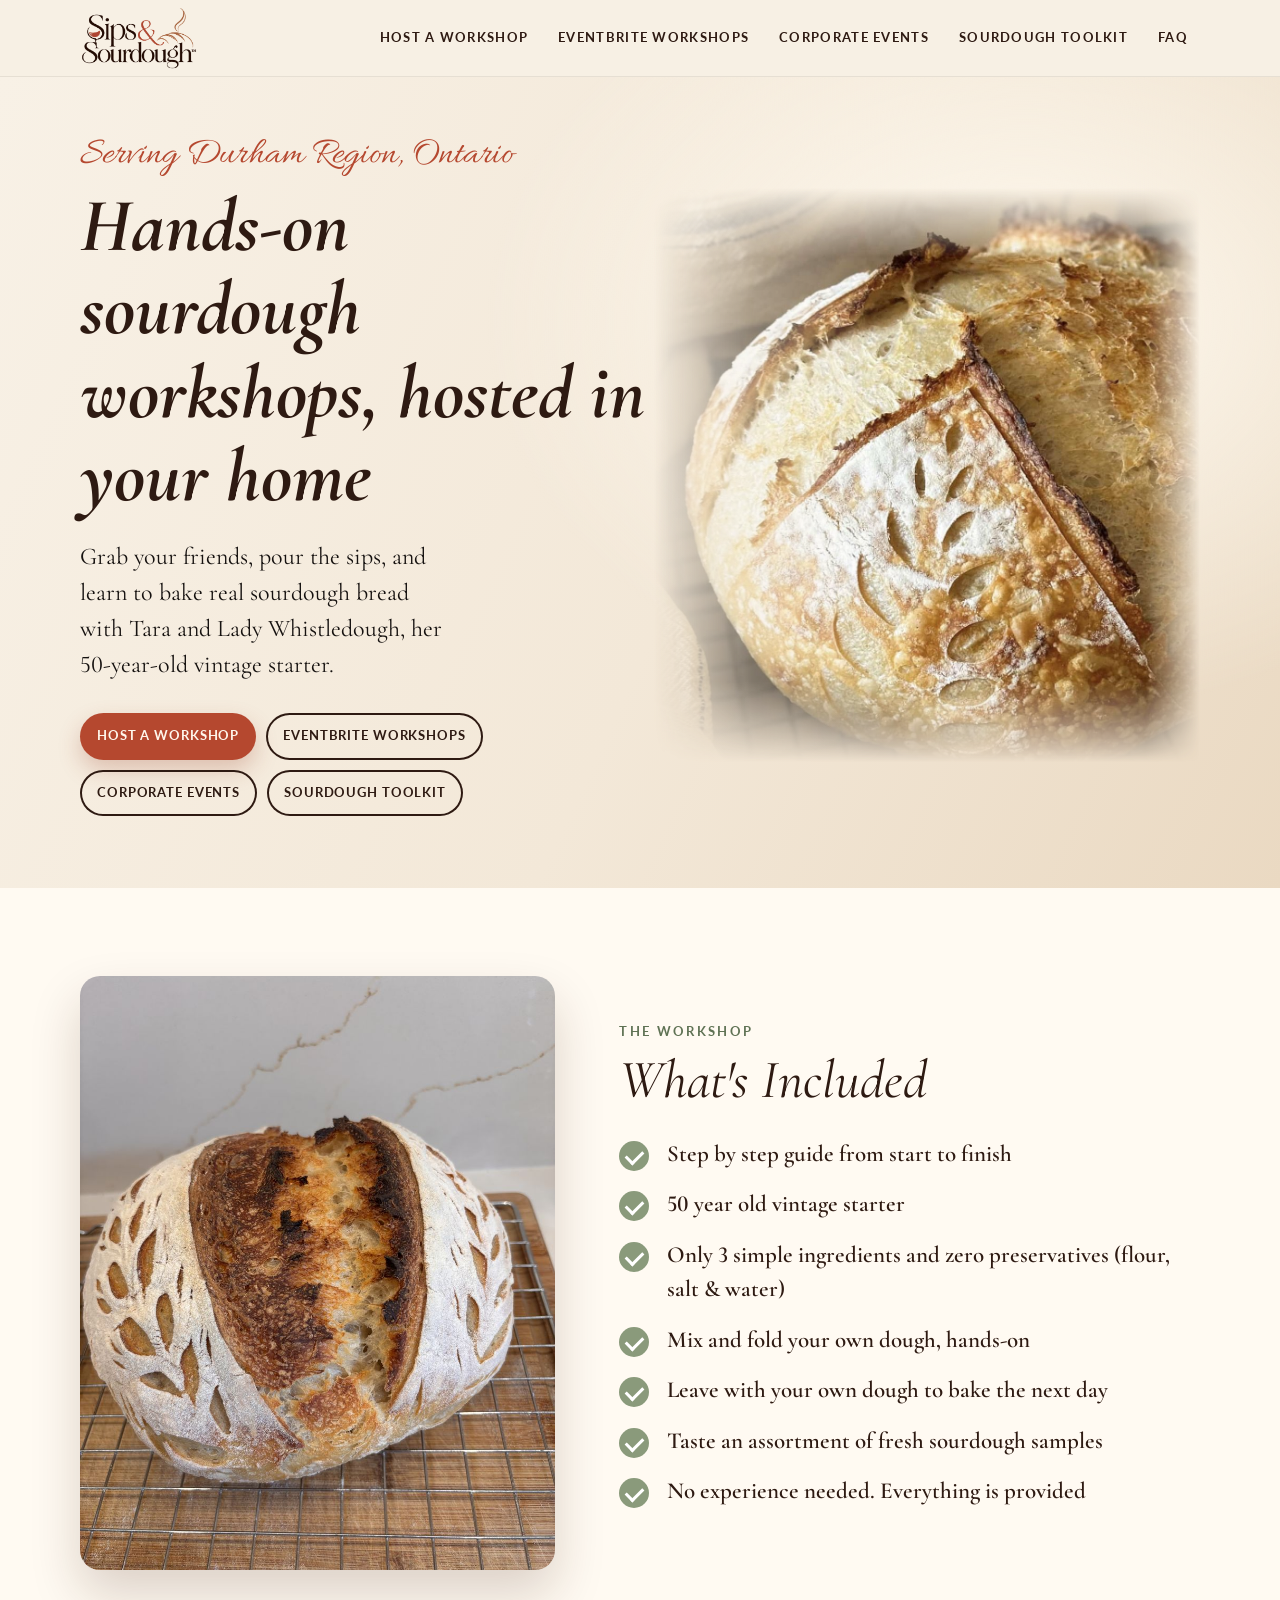
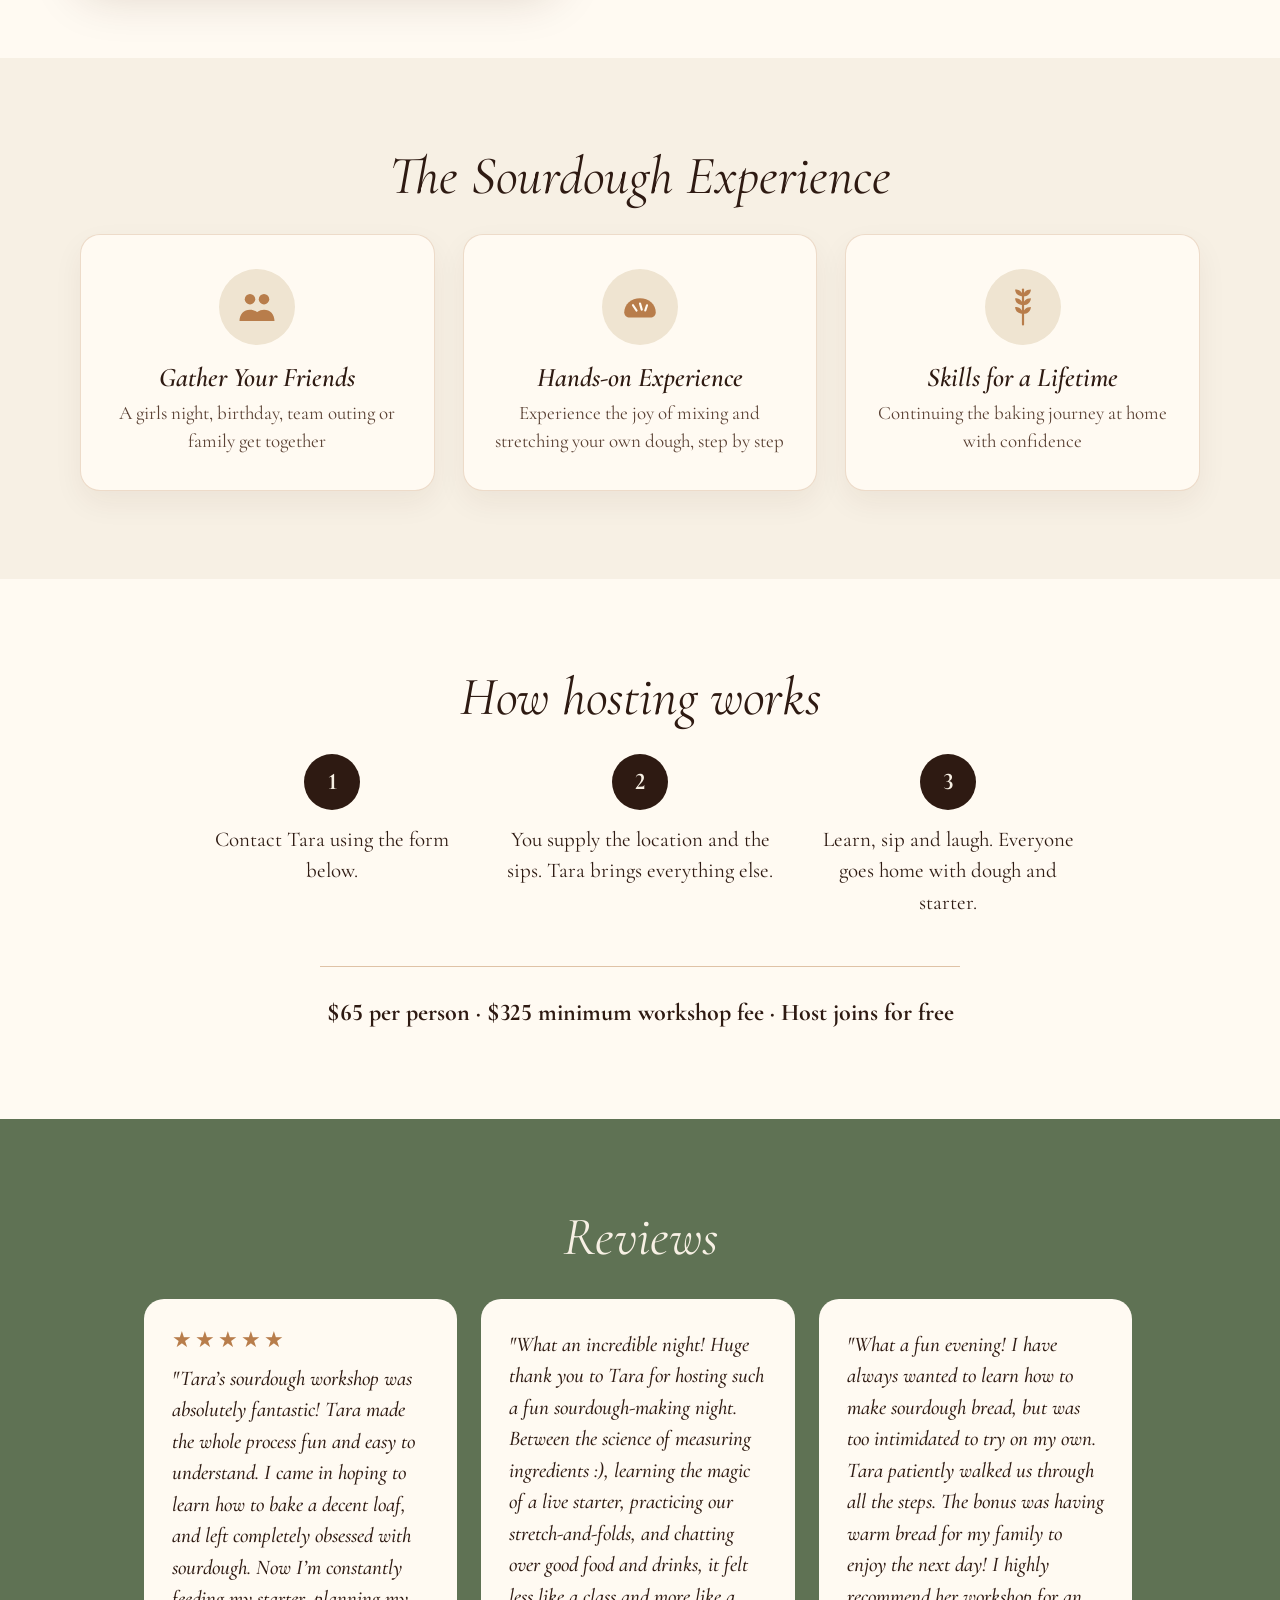
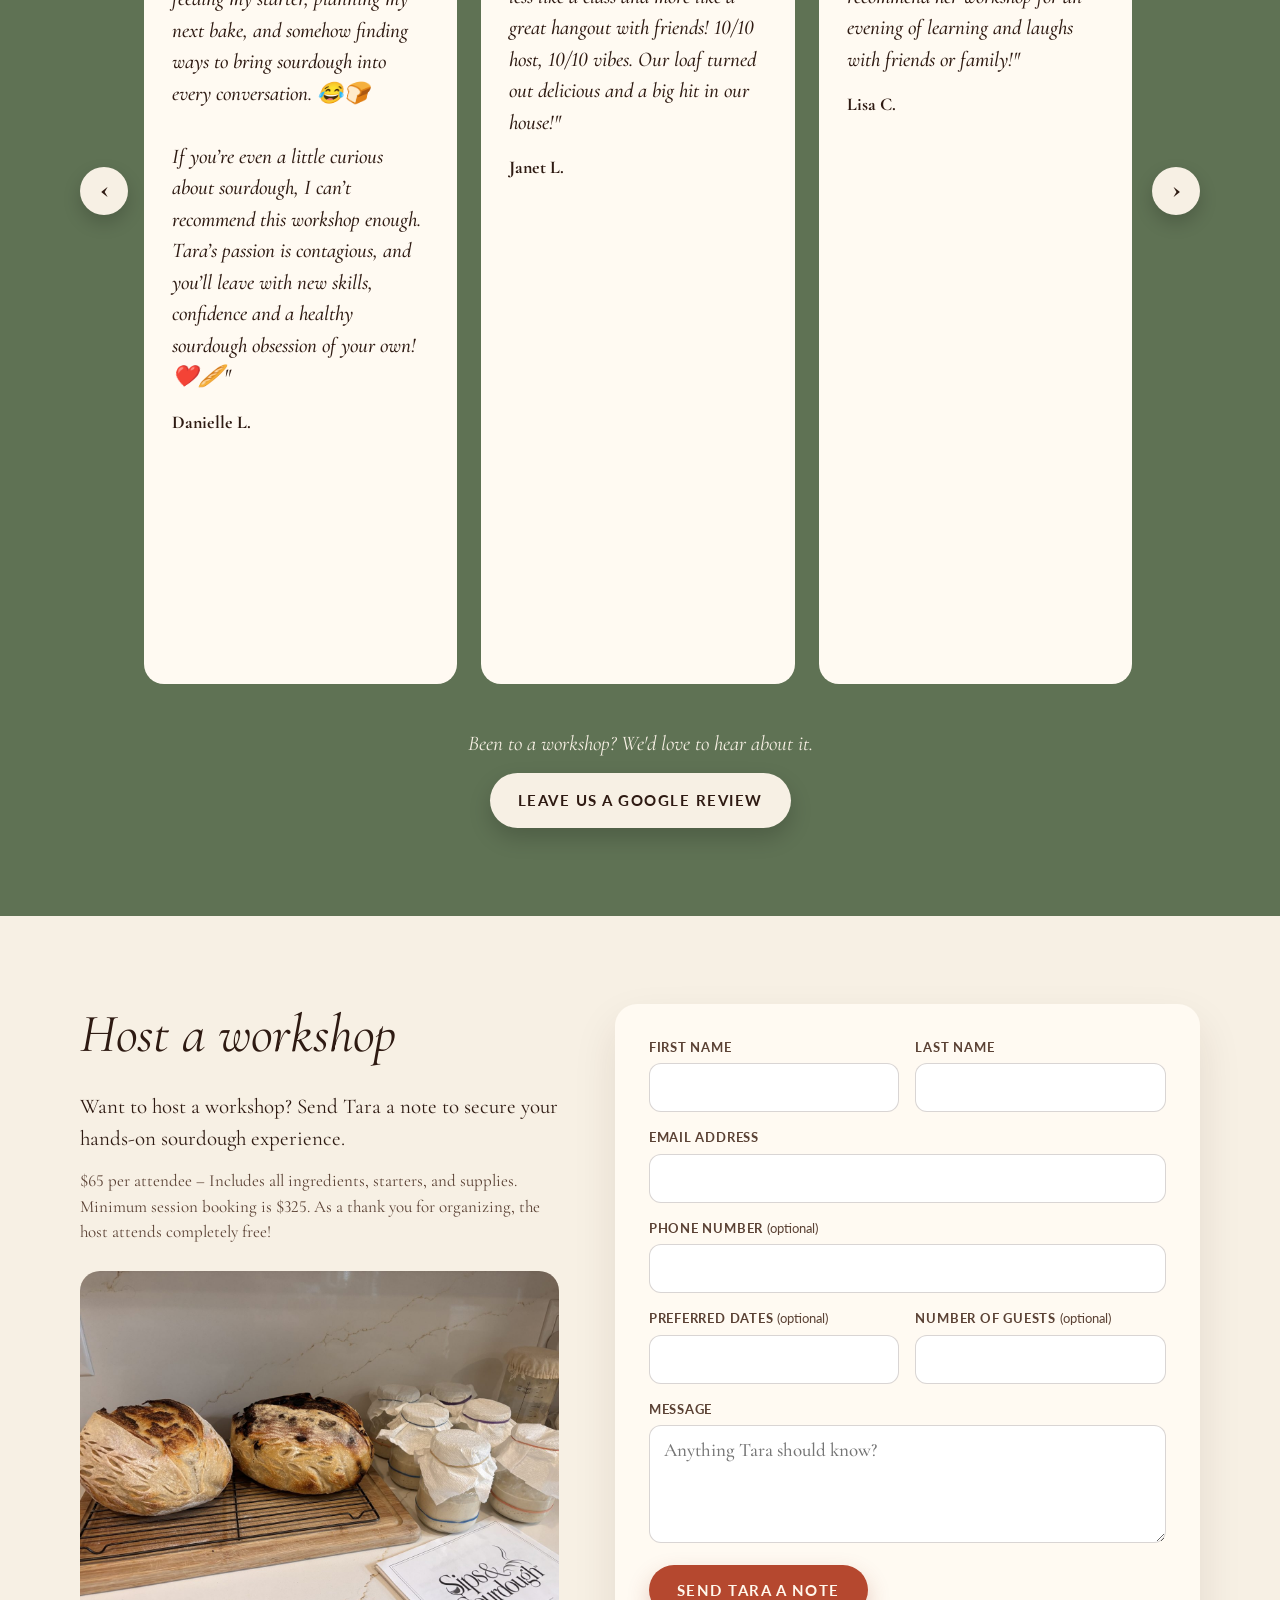
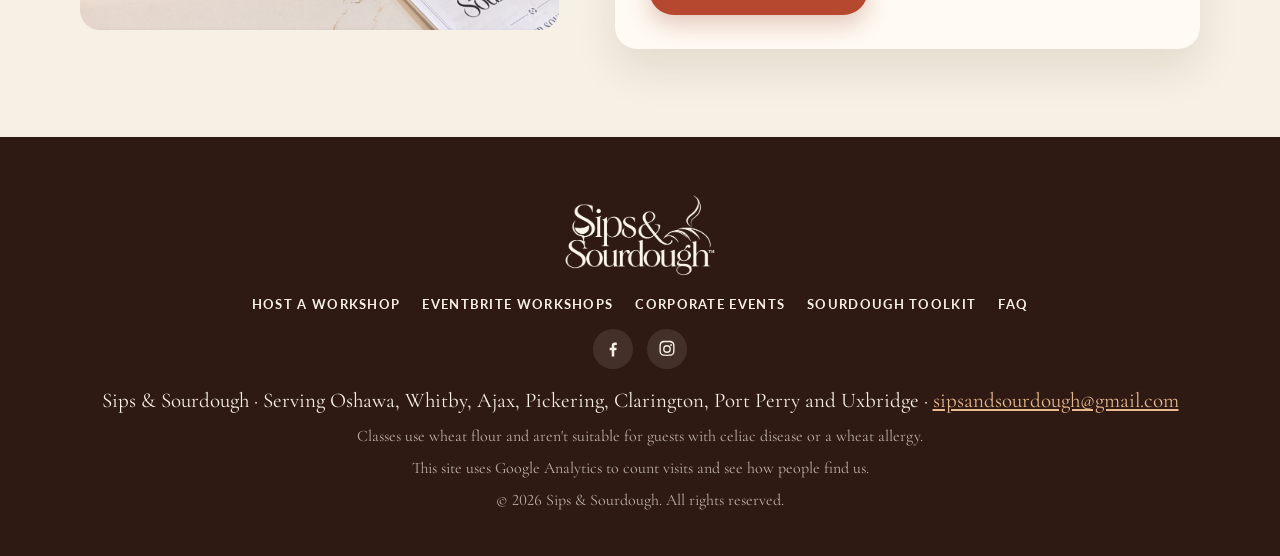
<file: index.html>
<!doctype html>
<html lang="en-CA">
<head>
<meta charset="utf-8">
<meta name="viewport" content="width=device-width, initial-scale=1">
<title>Sips &amp; Sourdough | Sourdough Workshops in Durham Region, Ontario</title>
<link rel="canonical" href="https://sipsandsourdough.com/">
<meta name="description" content="Hands-on beginner sourdough workshops hosted in your home, serving Durham Region, Ontario. Gather your friends, pour the sips, and bake real sourdough with Tara and Lady Whistledough, her 50-year-old starter.">
<meta property="og:title" content="Sips & Sourdough">
<meta property="og:description" content="Hands-on sourdough workshops, hosted in your home. Serving Durham Region, Ontario.">
<meta property="og:image" content="https://sipsandsourdough.com/img/hero-loaf.jpg">
<!-- Google Analytics -->
<script async src="https://www.googletagmanager.com/gtag/js?id=G-RY17WYKV0E"></script>
<script>
  window.dataLayer = window.dataLayer || [];
  function gtag(){dataLayer.push(arguments);}
  gtag('js', new Date());
  gtag('config', 'G-RY17WYKV0E');
</script>
<link rel="icon" href="img/favicon.png">
<link rel="preconnect" href="https://fonts.googleapis.com">
<link rel="preconnect" href="https://fonts.gstatic.com" crossorigin>
<link href="https://fonts.googleapis.com/css2?family=Caveat:wght@600;700&family=Cormorant+Garamond:ital,wght@0,400;0,500;0,600;0,700;1,400;1,500;1,600;1,700&family=Lato:wght@400;700&family=Allura&family=Parisienne&display=swap" rel="stylesheet">
<link rel="stylesheet" href="style.css">
</head>
<body>

<header class="top">
  <div class="wrap top-in">
    <a href="/" class="brand"><img src="img/logo.png" alt="Sips &amp; Sourdough"></a>
    <nav class="nav" aria-label="Main">
      <a href="index.html#host">Host<span class="long"> a Workshop</span></a>
      <a href="workshops.html">Eventbrite<span class="long"> Workshops</span></a>
      <a href="corporate.html">Corporate<span class="long"> Events</span></a>
      <a href="toolkit.html"><span class="long">Sourdough </span>Toolkit</a>
      <a href="faq.html">FAQ</a>
    </nav>
  </div>
</header>

<main>
  <!-- Hero -->
  <section class="hero">
    <div class="wrap hero-in">
      <div class="hero-copy">
        <p class="script serving">Serving Durham Region, Ontario</p>
        <h1>Hands-on sourdough workshops, hosted in your home</h1>
        <p class="lede">Grab your friends, pour the sips, and learn to bake real sourdough bread with Tara and Lady Whistledough, her 50-year-old vintage starter.</p>
        <div class="hero-cta three">
          <a href="#host" class="btn">Host a Workshop</a>
          <a href="workshops.html" class="btn btn-ghost">Eventbrite Workshops</a>
          <a href="corporate.html" class="btn btn-ghost">Corporate Events</a>
          <a href="toolkit.html" class="btn btn-ghost">Sourdough Toolkit</a>
        </div>
      </div>
      <div class="hero-photo">
        <img src="img/hero-loaf.jpg" alt="A scored sourdough loaf on a linen towel">
      </div>
    </div>
  </section>

  <!-- What's Included -->
  <section class="band">
    <div class="wrap split">
      <div class="split-photo"><img src="img/whats-included.jpg" alt="Freshly baked sourdough loaf with wheat scoring on a cooling rack" loading="lazy"></div>
      <div>
        <p class="kicker">The workshop</p>
        <h2>What's Included</h2>
        <ul class="checks">
          <li>Step by step guide from start to finish</li>
          <li>50 year old vintage starter</li>
          <li>Only 3 simple ingredients and zero preservatives (flour, salt &amp; water)</li>
          <li>Mix and fold your own dough, hands-on</li>
          <li>Leave with your own dough to bake the next day</li>
          <li>Taste an assortment of fresh sourdough samples</li>
          <li>No experience needed. Everything is provided</li>
        </ul>
      </div>
    </div>
  </section>

  <!-- The Sourdough Experience -->
  <section class="take">
    <div class="wrap">
      <h2 class="center">The Sourdough Experience</h2>
      <div class="cards">
        <article class="card">
          <div class="ico" aria-hidden="true">
            <svg viewBox="0 0 48 48"><circle cx="16" cy="15" r="6"/><circle cx="32" cy="15" r="6"/><path d="M4 40c0-8 5-13 12-13s12 5 12 13zM20 40c0-8 5-13 12-13s12 5 12 13z"/></svg>
          </div>
          <h3>Gather Your Friends</h3>
          <p>A girls night, birthday, team outing or family get together</p>
        </article>
        <article class="card">
          <div class="ico" aria-hidden="true">
            <svg viewBox="0 0 48 48"><path d="M6 30c0-9 8-16 18-16s18 7 18 16c0 4-3 6-6 6H12c-3 0-6-2-6-6z"/><path d="M16 22l4 6M24 20l2 7M32 22l-2 6" class="cut"/></svg>
          </div>
          <h3>Hands-on Experience</h3>
          <p>Experience the joy of mixing and stretching your own dough, step by step</p>
        </article>
        <article class="card">
          <div class="ico" aria-hidden="true">
            <svg viewBox="0 0 48 48"><path d="M24 4v40" class="cut"/><path d="M24 12c-6 0-9-4-9-8 6 0 9 4 9 8zm0 0c6 0 9-4 9-8-6 0-9 4-9 8zM24 22c-6 0-9-4-9-8 6 0 9 4 9 8zm0 0c6 0 9-4 9-8-6 0-9 4-9 8zM24 32c-6 0-9-4-9-8 6 0 9 4 9 8zm0 0c6 0 9-4 9-8-6 0-9 4-9 8z"/></svg>
          </div>
          <h3>Skills for a Lifetime</h3>
          <p>Continuing the baking journey at home with confidence</p>
        </article>
      </div>
    </div>
  </section>

  <!-- How hosting works -->
  <section class="band">
    <div class="wrap">
      <h2 class="center">How hosting works</h2>
      <ol class="steps steps-3">
        <li><span class="n">1</span><p>Contact Tara using the form below.</p></li>
        <li><span class="n">2</span><p>You supply the location and the sips. Tara brings everything else.</p></li>
        <li><span class="n">3</span><p>Learn, sip and laugh. Everyone goes home with dough and starter.</p></li>
      </ol>
      <p class="price-line">$65 per person · $325 minimum workshop fee · Host joins for free</p>
    </div>
  </section>

  <!-- Reviews -->
  <section class="reviews">
    <div class="wrap">
      <h2 class="center">Reviews</h2>
      <div class="carousel">
        <button class="car-btn prev" type="button" aria-label="Previous reviews">&#8249;</button>
        <div class="quotes" tabindex="0" aria-label="Reviews, scroll sideways for more">
          <figure><div class="stars" role="img" aria-label="5 out of 5 stars">★★★★★</div><blockquote>"Tara’s sourdough workshop was absolutely fantastic! Tara made the whole process fun and easy to understand. I came in hoping to learn how to bake a decent loaf, and left completely obsessed with sourdough. Now I’m constantly feeding my starter, planning my next bake, and somehow finding ways to bring sourdough into every conversation. 😂🍞<br><br>If you’re even a little curious about sourdough, I can’t recommend this workshop enough. Tara’s passion is contagious, and you’ll leave with new skills, confidence and a healthy sourdough obsession of your own! ❤️🥖"</blockquote><figcaption>Danielle L.</figcaption></figure>
          <figure><blockquote>"What an incredible night! Huge thank you to Tara for hosting such a fun sourdough-making night. Between the science of measuring ingredients :), learning the magic of a live starter, practicing our stretch-and-folds, and chatting over good food and drinks, it felt less like a class and more like a great hangout with friends! 10/10 host, 10/10 vibes. Our loaf turned out delicious and a big hit in our house!"</blockquote><figcaption>Janet L.</figcaption></figure>
          <figure><blockquote>"What a fun evening! I have always wanted to learn how to make sourdough bread, but was too intimidated to try on my own. Tara patiently walked us through all the steps. The bonus was having warm bread for my family to enjoy the next day! I highly recommend her workshop for an evening of learning and laughs with friends or family!"</blockquote><figcaption>Lisa C.</figcaption></figure>
          <figure><blockquote>"Tara introduced me to sourdough, and now I’m officially hooked! 🍞❤️ I’ve never been someone who particularly enjoyed cooking or baking, but Tara has a way of making sourdough feel easy, approachable, and so much fun! I recently had Tara host a Sips &amp; Sourdough workshop for my VW friends, and she was absolutely fantastic! She was knowledgeable, patient, engaging, and made the entire experience enjoyable for everyone. We learned so much, had lots of laughs, and left feeling excited to get baking! I can’t say enough great things about Tara and her workshops. If you’re looking for a fun, unique experience with friends, I highly recommend Sips &amp; Sourdough! Whether you’re a complete beginner or already love baking, Tara makes it an experience you won’t forget. Thank you, Tara, for introducing me to a new passion and sharing your love of sourdough with us! 💕🥖"</blockquote><figcaption>Jen K.</figcaption></figure>
          <figure><blockquote>"Tara is an amazing instructor, and taught us very well how to make sourdough bread!! She came to my house very well prepared with all the necessary ingredients, and was super patient walking us through the steps. To make it even better, we all loved the outcome of our sourdough bread! I will be making this weekly now. No more store bought bread! Thank you so much Tara!!"</blockquote><figcaption>Nadine G.</figcaption></figure>
        </div>
        <button class="car-btn next" type="button" aria-label="Next reviews">&#8250;</button>
      </div>
      <div class="review-cta">
        <p>Been to a workshop? We'd love to hear about it.</p>
        <a href="https://g.page/r/CY_IiqMQwAumEBM/review" class="btn btn-light" target="_blank" rel="noopener">Leave us a Google review</a>
      </div>
    </div>
  </section>

  <!-- Contact -->
  <section class="host" id="host">
    <div class="wrap host-in">
      <div class="host-copy">
        <h2>Host a workshop</h2>
        <p>Want to host a workshop? Send Tara a note to secure your hands-on sourdough experience.</p>
        <p class="fine">$65 per attendee – Includes all ingredients, starters, and supplies. Minimum session booking is $325. As a thank you for organizing, the host attends completely free!</p>
        <img class="host-photo" src="img/loaves-and-starters.jpg" alt="Two fresh sourdough loaves on a cooling rack beside jars of starter and a Sips &amp; Sourdough booklet" loading="lazy">
      </div>
      <form class="form" action="https://formsubmit.co/sipsandsourdough@gmail.com" method="POST">
        <input type="hidden" name="_subject" value="New workshop request from the website">
        <input type="hidden" name="_template" value="table">
        <input type="hidden" name="_next" value="https://sipsandsourdough.com/thanks.html">
        <input type="text" name="_honey" class="hp" tabindex="-1" autocomplete="off">
        <div class="row">
          <label>First name<input name="First name" maxlength="50" required autocomplete="given-name"></label>
          <label>Last name<input name="Last name" maxlength="50" required autocomplete="family-name"></label>
        </div>
        <label>Email address<input type="email" name="email" maxlength="100" required autocomplete="email"></label>
        <label><span>Phone number <em>(optional)</em></span><input type="tel" name="Phone" maxlength="20" autocomplete="tel"></label>
        <div class="row">
          <label><span>Preferred dates <em>(optional)</em></span><input type="text" name="Preferred dates" maxlength="100"></label>
          <label><span>Number of guests <em>(optional)</em></span><input type="text" name="Guests" maxlength="20" inputmode="numeric"></label>
        </div>
        <label>Message<textarea name="Message" maxlength="1000" rows="4" placeholder="Anything Tara should know?"></textarea></label>
        <button class="btn" type="submit">Send Tara a note</button>
      </form>
    </div>
  </section>
</main>

<footer class="foot">
  <div class="wrap foot-in">
    <img src="img/logo.png" alt="Sips &amp; Sourdough" class="foot-logo">
    <nav class="foot-nav" aria-label="Footer"><a href="index.html#host">Host a Workshop</a><a href="workshops.html">Eventbrite Workshops</a><a href="corporate.html">Corporate Events</a><a href="toolkit.html">Sourdough Toolkit</a><a href="faq.html">FAQ</a></nav>
    <div class="social">
      <a href="https://www.facebook.com/share/18vNSeB2sv/" target="_blank" rel="noopener" aria-label="Sips &amp; Sourdough on Facebook"><svg viewBox="0 0 24 24" aria-hidden="true"><path d="M13.5 21v-7.5h2.5l.4-3h-2.9V8.6c0-.9.3-1.5 1.5-1.5h1.6V4.4c-.3 0-1.2-.1-2.3-.1-2.3 0-3.8 1.4-3.8 3.9v2.3H8v3h2.5V21z"/></svg></a>
      <a href="https://www.instagram.com/sipsnsourdough" target="_blank" rel="noopener" aria-label="Sips &amp; Sourdough on Instagram"><svg viewBox="0 0 24 24" aria-hidden="true"><path d="M12 7.3A4.7 4.7 0 1 0 12 16.7 4.7 4.7 0 0 0 12 7.3zm0 7.7a3 3 0 1 1 0-6 3 3 0 0 1 0 6zm4.9-8.9a1.1 1.1 0 1 0 0 2.2 1.1 1.1 0 0 0 0-2.2zM21 7.6c-.1-1.5-.4-2.8-1.5-3.9S17.1 2.3 15.6 2.2C14.1 2.1 9.9 2.1 8.4 2.2 6.9 2.3 5.6 2.6 4.5 3.7S3.1 6.1 3 7.6c-.1 1.5-.1 5.7 0 7.2.1 1.5.4 2.8 1.5 3.9s2.4 1.4 3.9 1.5c1.5.1 5.7.1 7.2 0 1.5-.1 2.8-.4 3.9-1.5s1.4-2.4 1.5-3.9c.1-1.5.1-5.7 0-7.2zm-2 9.1a3 3 0 0 1-1.7 1.7c-1.2.5-4 .4-5.3.4s-4.1.1-5.3-.4a3 3 0 0 1-1.7-1.7c-.5-1.2-.4-4-.4-5.3s-.1-4.1.4-5.3A3 3 0 0 1 6.7 4.4c1.2-.5 4-.4 5.3-.4s4.1-.1 5.3.4A3 3 0 0 1 19 6.1c.5 1.2.4 4 .4 5.3s.1 4.1-.4 5.3z"/></svg></a>
    </div>
    <p>Sips &amp; Sourdough · Serving Oshawa, Whitby, Ajax, Pickering, Clarington, Port Perry and Uxbridge · <a href="mailto:sipsandsourdough@gmail.com">sipsandsourdough@gmail.com</a></p>
    <p class="fine">Classes use wheat flour and aren't suitable for guests with celiac disease or a wheat allergy.</p>
    <p class="fine">This site uses Google Analytics to count visits and see how people find us.</p>
    <p class="fine">© 2026 Sips &amp; Sourdough. All rights reserved.</p>
  </div>
</footer>

<script>
(function () {
  var track = document.querySelector('.quotes');
  if (!track) return;
  var prev = document.querySelector('.car-btn.prev'), next = document.querySelector('.car-btn.next');
  function step() { return track.clientWidth + 24; }
  function atEnd() { return track.scrollLeft + track.clientWidth >= track.scrollWidth - 4; }
  function go(dir) {
    if (dir > 0 && atEnd()) track.scrollTo({ left: 0, behavior: 'smooth' });
    else if (dir < 0 && track.scrollLeft <= 4) track.scrollTo({ left: track.scrollWidth, behavior: 'smooth' });
    else track.scrollBy({ left: dir * step(), behavior: 'smooth' });
  }
  prev.addEventListener('click', function () { go(-1); });
  next.addEventListener('click', function () { go(1); });

  // Gentle auto-advance; pauses while someone is reading or touching it
  if (window.matchMedia('(prefers-reduced-motion: reduce)').matches) return;
  var paused = false, timer = setInterval(function () { if (!paused && !document.hidden) go(1); }, 15000);
  var box = track.parentNode;
  ['mouseenter', 'focusin', 'touchstart'].forEach(function (e) { box.addEventListener(e, function () { paused = true; }, { passive: true }); });
  ['mouseleave', 'focusout'].forEach(function (e) { box.addEventListener(e, function () { paused = false; }); });
  box.addEventListener('touchend', function () { setTimeout(function () { paused = false; }, 8000); }, { passive: true });
})();
</script>

</body>
</html>
</file>
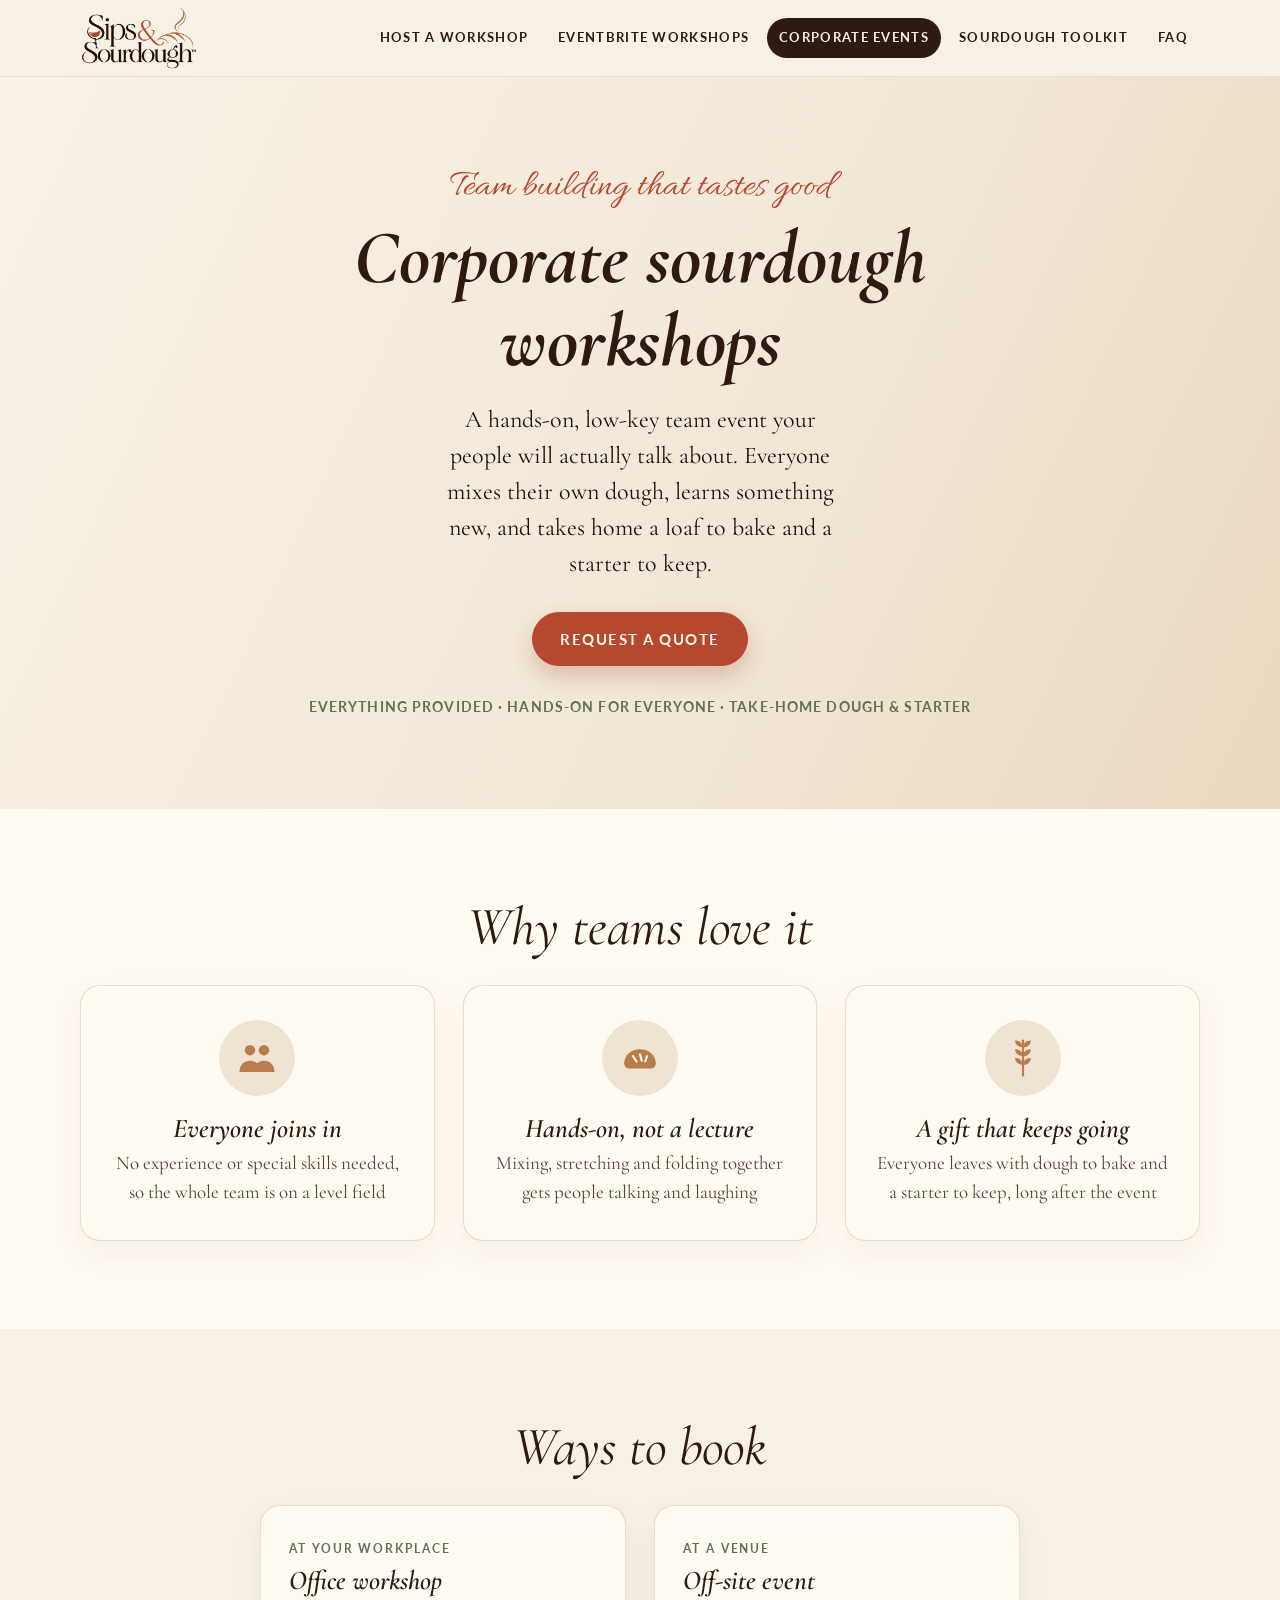
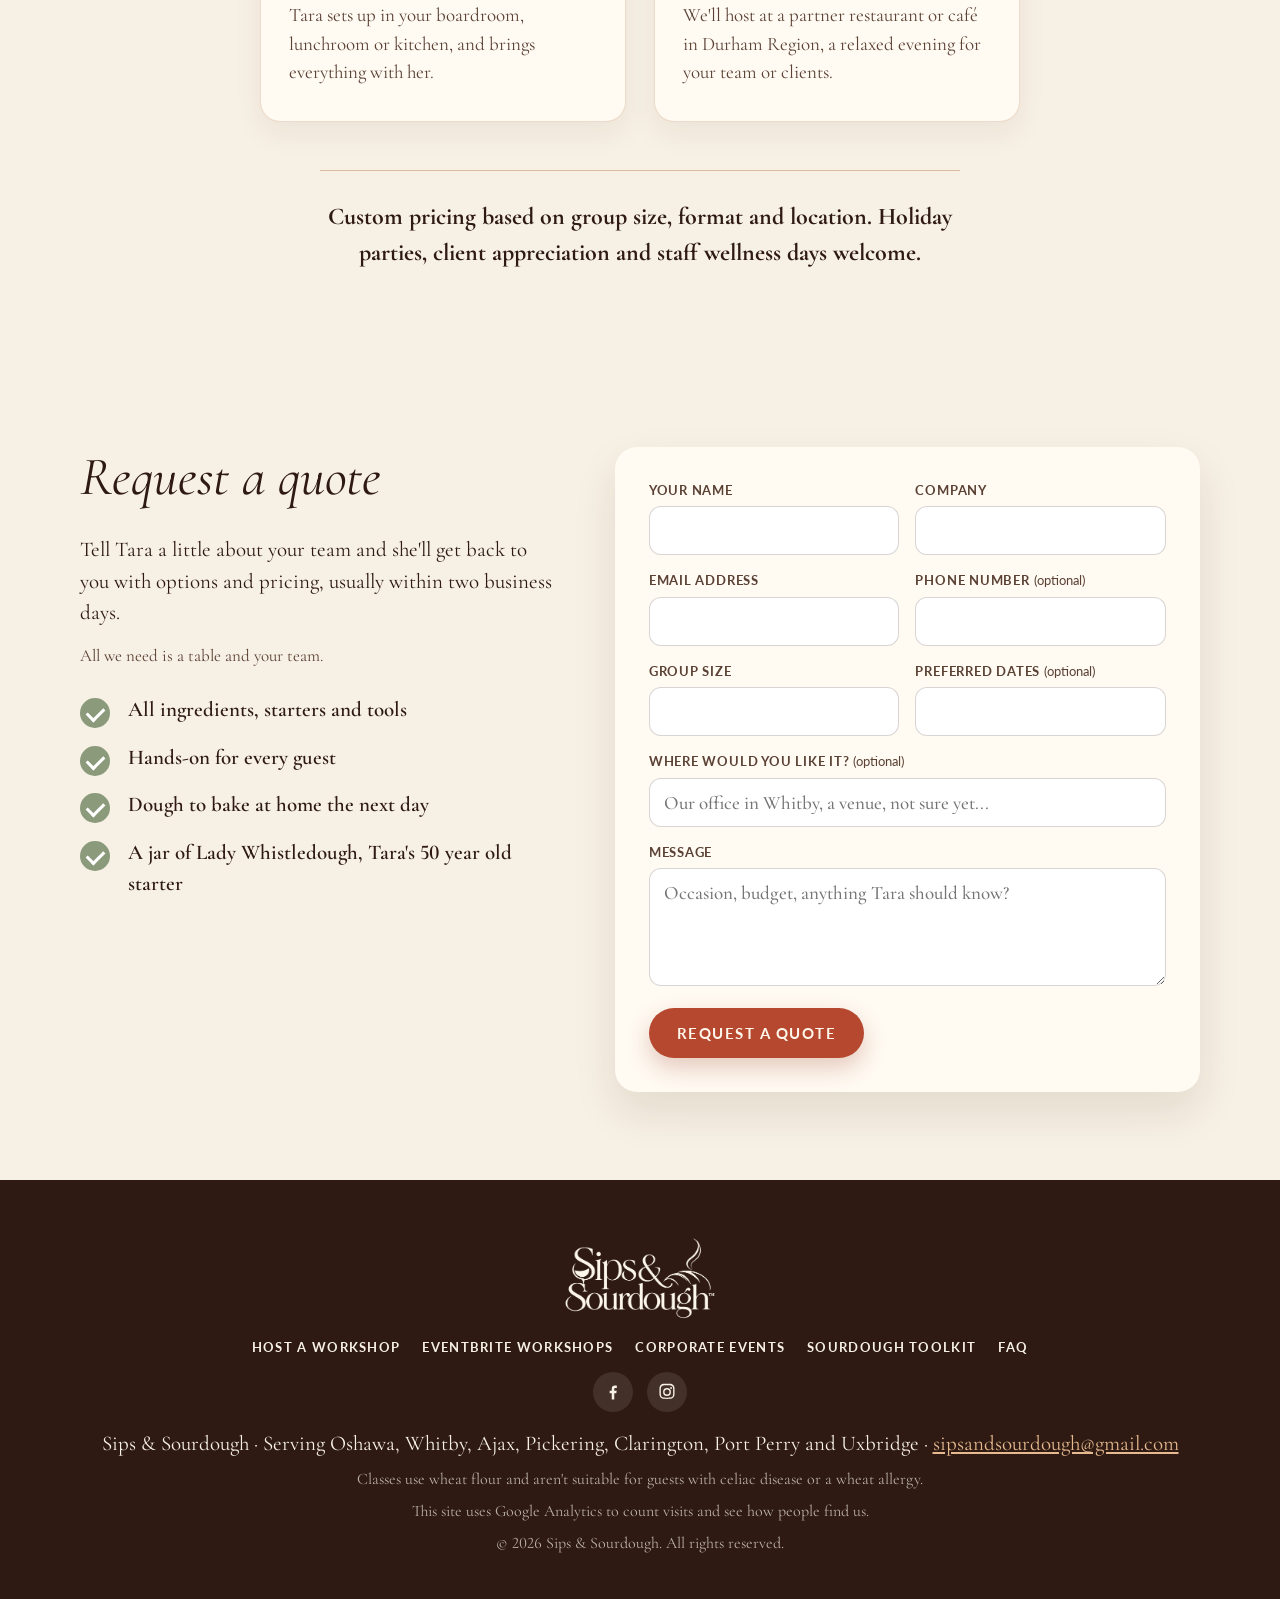
<file: corporate.html>
<!doctype html>
<html lang="en-CA">
<head>
<meta charset="utf-8">
<meta name="viewport" content="width=device-width, initial-scale=1">
<title>Corporate Sourdough Workshops | Sips &amp; Sourdough</title>
<link rel="canonical" href="https://sipsandsourdough.com/corporate.html">
<meta name="description" content="Team-building sourdough workshops for companies in Durham Region, Ontario. Hands-on, everything provided, custom pricing.">
<link rel="icon" href="img/favicon.png">
<link rel="preconnect" href="https://fonts.googleapis.com">
<link rel="preconnect" href="https://fonts.gstatic.com" crossorigin>
<link href="https://fonts.googleapis.com/css2?family=Caveat:wght@600;700&family=Cormorant+Garamond:ital,wght@0,400;0,500;0,600;0,700;1,400;1,500;1,600;1,700&family=Lato:wght@400;700&family=Allura&family=Parisienne&display=swap" rel="stylesheet">
<link rel="stylesheet" href="style.css">
</head>
<body>

<header class="top">
  <div class="wrap top-in">
    <a href="/" class="brand"><img src="img/logo.png" alt="Sips &amp; Sourdough"></a>
    <nav class="nav" aria-label="Main">
      <a href="index.html#host">Host<span class="long"> a Workshop</span></a>
      <a href="workshops.html">Eventbrite<span class="long"> Workshops</span></a>
      <a href="corporate.html" aria-current="page">Corporate<span class="long"> Events</span></a>
      <a href="toolkit.html"><span class="long">Sourdough </span>Toolkit</a>
      <a href="faq.html">FAQ</a>
    </nav>
  </div>
</header>

<main>
  <section class="page-hero text-only">
    <div class="wrap hero-in">
      <div>
        <p class="script serving">Team building that tastes good</p>
        <h1>Corporate sourdough workshops</h1>
        <p class="lede">A hands-on, low-key team event your people will actually talk about. Everyone mixes their own dough, learns something new, and takes home a loaf to bake and a starter to keep.</p>
        <div class="hero-cta"><a href="#quote" class="btn">Request a quote</a></div>
        <p class="hero-points">Everything provided · Hands-on for everyone · Take-home dough &amp; starter</p>
      </div>
    </div>
  </section>

  <section class="band">
    <div class="wrap">
      <h2 class="center">Why teams love it</h2>
      <div class="cards">
        <article class="card">
          <div class="ico" aria-hidden="true"><svg viewBox="0 0 48 48"><circle cx="16" cy="15" r="6"/><circle cx="32" cy="15" r="6"/><path d="M4 40c0-8 5-13 12-13s12 5 12 13zM20 40c0-8 5-13 12-13s12 5 12 13z"/></svg></div>
          <h3>Everyone joins in</h3>
          <p>No experience or special skills needed, so the whole team is on a level field</p>
        </article>
        <article class="card">
          <div class="ico" aria-hidden="true"><svg viewBox="0 0 48 48"><path d="M6 30c0-9 8-16 18-16s18 7 18 16c0 4-3 6-6 6H12c-3 0-6-2-6-6z"/><path d="M16 22l4 6M24 20l2 7M32 22l-2 6" class="cut"/></svg></div>
          <h3>Hands-on, not a lecture</h3>
          <p>Mixing, stretching and folding together gets people talking and laughing</p>
        </article>
        <article class="card">
          <div class="ico" aria-hidden="true"><svg viewBox="0 0 48 48"><path d="M24 4v40" class="cut"/><path d="M24 12c-6 0-9-4-9-8 6 0 9 4 9 8zm0 0c6 0 9-4 9-8-6 0-9 4-9 8zM24 22c-6 0-9-4-9-8 6 0 9 4 9 8zm0 0c6 0 9-4 9-8-6 0-9 4-9 8zM24 32c-6 0-9-4-9-8 6 0 9 4 9 8zm0 0c6 0 9-4 9-8-6 0-9 4-9 8z"/></svg></div>
          <h3>A gift that keeps going</h3>
          <p>Everyone leaves with dough to bake and a starter to keep, long after the event</p>
        </article>
      </div>
    </div>
  </section>

  <section class="take">
    <div class="wrap">
      <h2 class="center">Ways to book</h2>
      <div class="formats two">
        <article class="card"><p class="tag">At your workplace</p><h3>Office workshop</h3><p>Tara sets up in your boardroom, lunchroom or kitchen, and brings everything with her.</p></article>
        <article class="card"><p class="tag">At a venue</p><h3>Off-site event</h3><p>We'll host at a partner restaurant or café in Durham Region, a relaxed evening for your team or clients.</p></article>
      </div>
      <p class="price-line">Custom pricing based on group size, format and location. Holiday parties, client appreciation and staff wellness days welcome.</p>
    </div>
  </section>

  <section class="host" id="quote">
    <div class="wrap host-in">
      <div class="host-copy">
        <h2>Request a quote</h2>
        <p>Tell Tara a little about your team and she'll get back to you with options and pricing, usually within two business days.</p>
        <p class="fine">All we need is a table and your team.</p>
        <ul class="checks quote-checks">
          <li>All ingredients, starters and tools</li>
          <li>Hands-on for every guest</li>
          <li>Dough to bake at home the next day</li>
          <li>A jar of Lady Whistledough, Tara's 50 year old starter</li>
        </ul>
      </div>
      <form class="form" action="https://formsubmit.co/sipsandsourdough@gmail.com" method="POST">
        <input type="hidden" name="_subject" value="New corporate event inquiry from the website">
        <input type="hidden" name="_template" value="table">
        <input type="hidden" name="_next" value="https://sipsandsourdough.com/thanks.html">
        <input type="text" name="_honey" class="hp" tabindex="-1" autocomplete="off">
        <div class="row">
          <label>Your name<input name="Name" maxlength="80" required autocomplete="name"></label>
          <label>Company<input name="Company" maxlength="80" required autocomplete="organization"></label>
        </div>
        <div class="row">
          <label>Email address<input type="email" name="email" maxlength="100" required autocomplete="email"></label>
          <label><span>Phone number <em>(optional)</em></span><input type="tel" name="Phone" maxlength="20" autocomplete="tel"></label>
        </div>
        <div class="row">
          <label><span>Group size</span><input type="text" name="Group size" maxlength="20" inputmode="numeric" required></label>
          <label><span>Preferred dates <em>(optional)</em></span><input type="text" name="Preferred dates" maxlength="100"></label>
        </div>
        <label><span>Where would you like it? <em>(optional)</em></span><input type="text" name="Location" maxlength="120" placeholder="Our office in Whitby, a venue, not sure yet..."></label>
        <label>Message<textarea name="Message" maxlength="1000" rows="4" placeholder="Occasion, budget, anything Tara should know?"></textarea></label>
        <button class="btn" type="submit">Request a quote</button>
      </form>
    </div>
  </section>
</main>

<footer class="foot">
  <div class="wrap foot-in">
    <img src="img/logo.png" alt="Sips &amp; Sourdough" class="foot-logo">
    <nav class="foot-nav" aria-label="Footer"><a href="index.html#host">Host a Workshop</a><a href="workshops.html">Eventbrite Workshops</a><a href="corporate.html">Corporate Events</a><a href="toolkit.html">Sourdough Toolkit</a><a href="faq.html">FAQ</a></nav>
    <div class="social">
      <a href="https://www.facebook.com/share/18vNSeB2sv/" target="_blank" rel="noopener" aria-label="Sips &amp; Sourdough on Facebook"><svg viewBox="0 0 24 24" aria-hidden="true"><path d="M13.5 21v-7.5h2.5l.4-3h-2.9V8.6c0-.9.3-1.5 1.5-1.5h1.6V4.4c-.3 0-1.2-.1-2.3-.1-2.3 0-3.8 1.4-3.8 3.9v2.3H8v3h2.5V21z"/></svg></a>
      <a href="https://www.instagram.com/sipsnsourdough" target="_blank" rel="noopener" aria-label="Sips &amp; Sourdough on Instagram"><svg viewBox="0 0 24 24" aria-hidden="true"><path d="M12 7.3A4.7 4.7 0 1 0 12 16.7 4.7 4.7 0 0 0 12 7.3zm0 7.7a3 3 0 1 1 0-6 3 3 0 0 1 0 6zm4.9-8.9a1.1 1.1 0 1 0 0 2.2 1.1 1.1 0 0 0 0-2.2zM21 7.6c-.1-1.5-.4-2.8-1.5-3.9S17.1 2.3 15.6 2.2C14.1 2.1 9.9 2.1 8.4 2.2 6.9 2.3 5.6 2.6 4.5 3.7S3.1 6.1 3 7.6c-.1 1.5-.1 5.7 0 7.2.1 1.5.4 2.8 1.5 3.9s2.4 1.4 3.9 1.5c1.5.1 5.7.1 7.2 0 1.5-.1 2.8-.4 3.9-1.5s1.4-2.4 1.5-3.9c.1-1.5.1-5.7 0-7.2zm-2 9.1a3 3 0 0 1-1.7 1.7c-1.2.5-4 .4-5.3.4s-4.1.1-5.3-.4a3 3 0 0 1-1.7-1.7c-.5-1.2-.4-4-.4-5.3s-.1-4.1.4-5.3A3 3 0 0 1 6.7 4.4c1.2-.5 4-.4 5.3-.4s4.1-.1 5.3.4A3 3 0 0 1 19 6.1c.5 1.2.4 4 .4 5.3s.1 4.1-.4 5.3z"/></svg></a>
    </div>
    <p>Sips &amp; Sourdough · Serving Oshawa, Whitby, Ajax, Pickering, Clarington, Port Perry and Uxbridge · <a href="mailto:sipsandsourdough@gmail.com">sipsandsourdough@gmail.com</a></p>
    <p class="fine">Classes use wheat flour and aren't suitable for guests with celiac disease or a wheat allergy.</p>
    <p class="fine">This site uses Google Analytics to count visits and see how people find us.</p>
    <p class="fine">© 2026 Sips &amp; Sourdough. All rights reserved.</p>
  </div>
</footer>

</body>
</html>
</file>
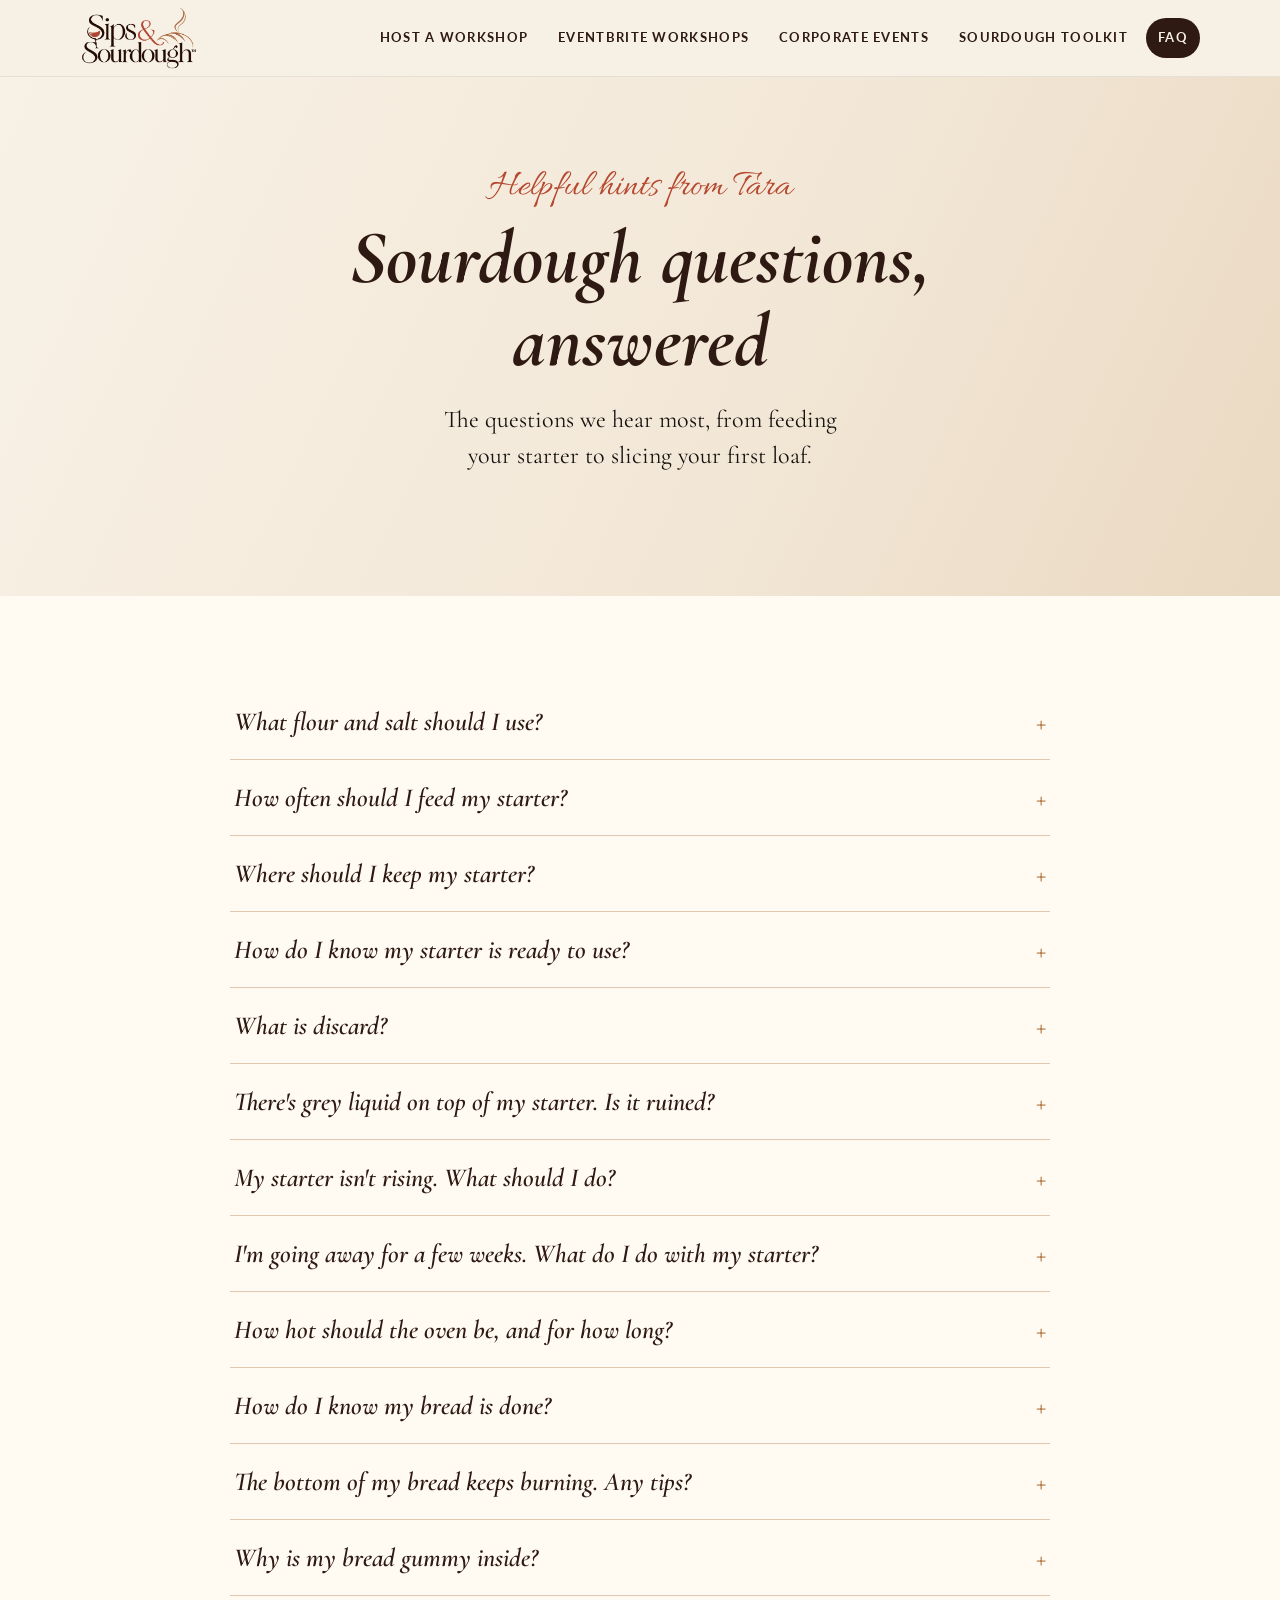
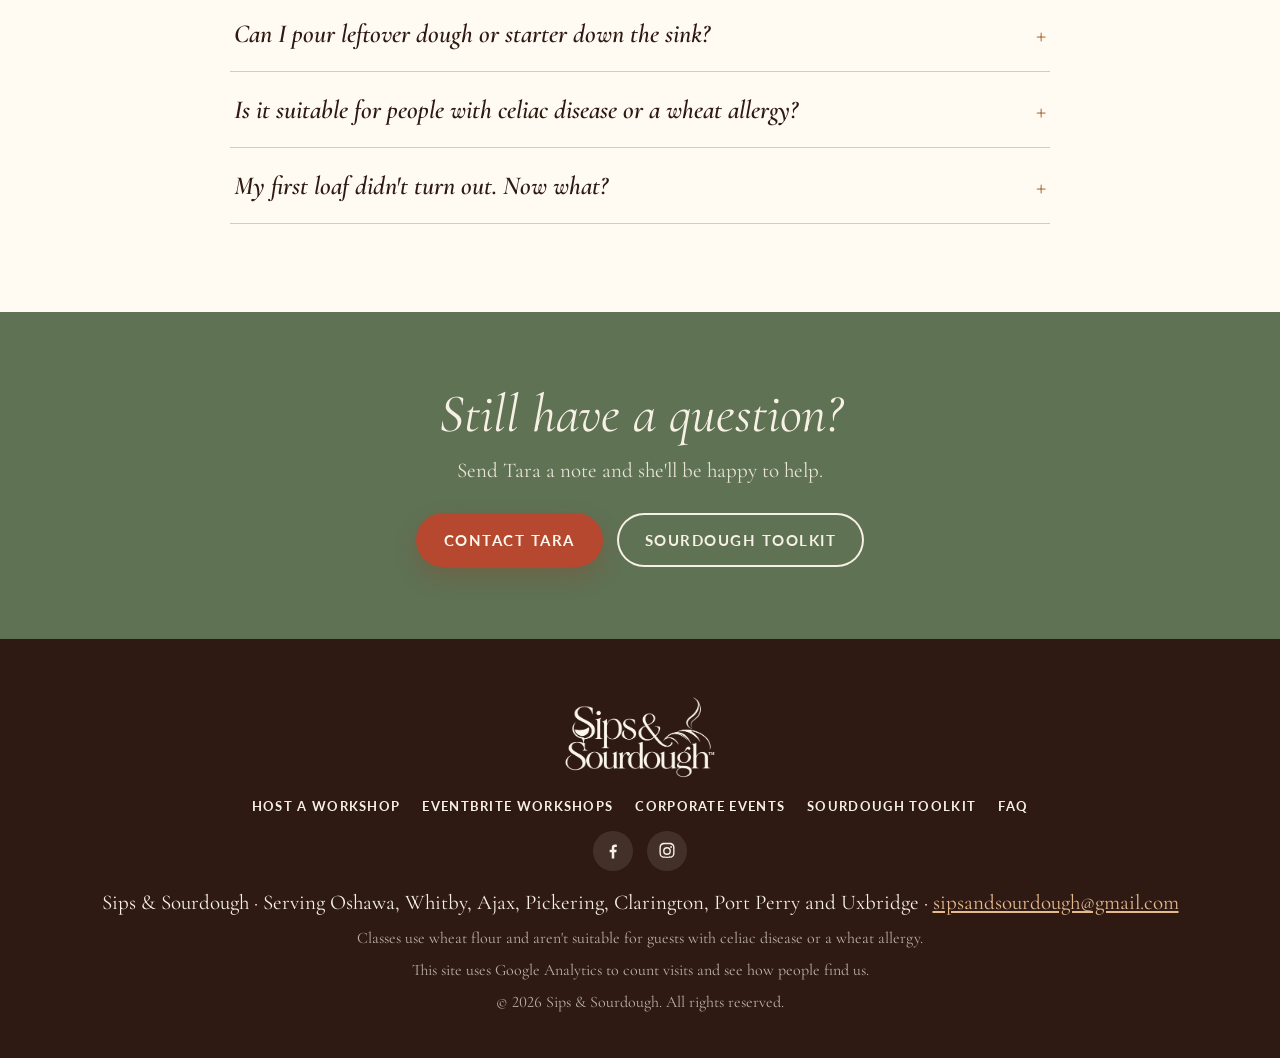
<file: faq.html>
<!doctype html>
<html lang="en-CA">
<head>
<meta charset="utf-8">
<meta name="viewport" content="width=device-width, initial-scale=1">
<title>Sourdough FAQ | Sips &amp; Sourdough</title>
<link rel="canonical" href="https://sipsandsourdough.com/faq.html">
<meta name="description" content="Answers to common sourdough questions: feeding your starter, discard, hooch, proofing, baking temperatures and more, from Sips &amp; Sourdough in Durham Region.">
<link rel="icon" href="img/favicon.png">
<link rel="preconnect" href="https://fonts.googleapis.com">
<link rel="preconnect" href="https://fonts.gstatic.com" crossorigin>
<link href="https://fonts.googleapis.com/css2?family=Caveat:wght@600;700&family=Cormorant+Garamond:ital,wght@0,400;0,500;0,600;0,700;1,400;1,500;1,600;1,700&family=Lato:wght@400;700&family=Allura&family=Parisienne&display=swap" rel="stylesheet">
<link rel="stylesheet" href="style.css">
</head>
<body>

<header class="top">
  <div class="wrap top-in">
    <a href="/" class="brand"><img src="img/logo.png" alt="Sips &amp; Sourdough"></a>
    <nav class="nav" aria-label="Main">
      <a href="index.html#host">Host<span class="long"> a Workshop</span></a>
      <a href="workshops.html">Eventbrite<span class="long"> Workshops</span></a>
      <a href="corporate.html">Corporate<span class="long"> Events</span></a>
      <a href="toolkit.html"><span class="long">Sourdough </span>Toolkit</a>
      <a href="faq.html" aria-current="page">FAQ</a>
    </nav>
  </div>
</header>

<main>
  <section class="page-hero text-only">
    <div class="wrap hero-in">
      <p class="script serving">Helpful hints from Tara</p>
      <h1>Sourdough questions, answered</h1>
      <p class="lede">The questions we hear most, from feeding your starter to slicing your first loaf.</p>
    </div>
  </section>
  <section class="band">
    <div class="wrap">
      <div class="faq">
        <details><summary>What flour and salt should I use?</summary><div class="ans"><p>Unbleached all-purpose white flour (Tara uses Costco Organic), filtered water, and Himalayan or sea salt rather than iodized table salt. Rice flour is handy for dusting your proofing basket.</p></div></details>
        <details><summary>How often should I feed my starter?</summary><div class="ans"><p>Feed it every time before and after you use it. If you're not baking, try to feed it once or twice a week, and at least every 2 to 4 weeks, to keep it strong and healthy.</p></div></details>
        <details><summary>Where should I keep my starter?</summary><div class="ans"><p>If you bake every day it can live on the counter. Otherwise keep it in the fridge with a lid on, but not at the very back where it might freeze. Let it come to room temperature before feeding.</p></div></details>
        <details><summary>How do I know my starter is ready to use?</summary><div class="ans"><p>When it "doubles and bubbles". It should have risen to about twice its size, with lots of bubbles and a slightly domed top, usually 4 to 10 hours after feeding. It should smell warm, milky and tangy, and feel light and stringy. You can also do the float test: a spoonful of active starter floats in water.</p></div></details>
        <details><summary>What is discard?</summary><div class="ans"><p>Discard is the extra, unfed starter you remove before feeding. You can throw it away or keep it in the fridge for recipes like pancakes, tortillas, cookies and muffins. It won't give the same rise as an active starter.</p></div></details>
        <details><summary>There's grey liquid on top of my starter. Is it ruined?</summary><div class="ans"><p>No. That liquid is called hooch, and it means your starter is hungry. Pour it off or stir it in at the next feeding. Only throw your starter away if you see mold.</p></div></details>
        <details><summary>My starter isn't rising. What should I do?</summary><div class="ans"><p>Remove some, then feed it again and give it time. A starter that has been in the fridge for a while may need two or three feedings to get strong again. Warmer water and a warmer spot help it rise faster.</p></div></details>
        <details><summary>I'm going away for a few weeks. What do I do with my starter?</summary><div class="ans"><p>Feed it, cover it with a lid and put it in the fridge. When you're back, let it come to room temperature and feed it. There will probably be hooch on top, which is fine as long as there's no mold.</p></div></details>
        <details><summary>How hot should the oven be, and for how long?</summary><div class="ans"><p>Preheat to 450°F with your cast iron Dutch oven inside for 45 to 60 minutes. Bake 30 minutes with the lid on, then 8 to 15 minutes with the lid off. Don't preheat non-cast-iron pans, just the oven.</p></div></details>
        <details><summary>How do I know my bread is done?</summary><div class="ans"><p>The inside of the loaf should read 205 to 210°F on a thermometer.</p></div></details>
        <details><summary>The bottom of my bread keeps burning. Any tips?</summary><div class="ans"><p>Put a baking tray on the rack underneath your Dutch oven. It shields the bottom of the loaf.</p></div></details>
        <details><summary>Why is my bread gummy inside?</summary><div class="ans"><p>It was probably cut while still warm. Let your loaf cool on a rack for at least 2 hours before slicing. We know it's hard!</p></div></details>
        <details><summary>Can I pour leftover dough or starter down the sink?</summary><div class="ans"><p>Please don't. It hardens and can clog your pipes. Put it in the garbage or compost instead.</p></div></details>
        <details><summary>Is it suitable for people with celiac disease or a wheat allergy?</summary><div class="ans"><p>Unfortunately not. Classes use wheat flour.</p></div></details>
        <details><summary>My first loaf didn't turn out. Now what?</summary><div class="ans"><p>Try again, and don't get discouraged. Every bake teaches you something. And whatever happens, always bake the bread!</p></div></details>
      </div>
    </div>
  </section>
  <section class="cta-band">
    <div class="wrap">
      <h2>Still have a question?</h2>
      <p>Send Tara a note and she'll be happy to help.</p>
      <div class="row-btns"><a href="index.html#host" class="btn">Contact Tara</a><a href="toolkit.html" class="btn btn-ghost">Sourdough Toolkit</a></div>
    </div>
  </section>
</main>

<footer class="foot">
  <div class="wrap foot-in">
    <img src="img/logo.png" alt="Sips &amp; Sourdough" class="foot-logo">
    <nav class="foot-nav" aria-label="Footer"><a href="index.html#host">Host a Workshop</a><a href="workshops.html">Eventbrite Workshops</a><a href="corporate.html">Corporate Events</a><a href="toolkit.html">Sourdough Toolkit</a><a href="faq.html">FAQ</a></nav>
    <div class="social">
      <a href="https://www.facebook.com/share/18vNSeB2sv/" target="_blank" rel="noopener" aria-label="Sips &amp; Sourdough on Facebook"><svg viewBox="0 0 24 24" aria-hidden="true"><path d="M13.5 21v-7.5h2.5l.4-3h-2.9V8.6c0-.9.3-1.5 1.5-1.5h1.6V4.4c-.3 0-1.2-.1-2.3-.1-2.3 0-3.8 1.4-3.8 3.9v2.3H8v3h2.5V21z"/></svg></a>
      <a href="https://www.instagram.com/sipsnsourdough" target="_blank" rel="noopener" aria-label="Sips &amp; Sourdough on Instagram"><svg viewBox="0 0 24 24" aria-hidden="true"><path d="M12 7.3A4.7 4.7 0 1 0 12 16.7 4.7 4.7 0 0 0 12 7.3zm0 7.7a3 3 0 1 1 0-6 3 3 0 0 1 0 6zm4.9-8.9a1.1 1.1 0 1 0 0 2.2 1.1 1.1 0 0 0 0-2.2zM21 7.6c-.1-1.5-.4-2.8-1.5-3.9S17.1 2.3 15.6 2.2C14.1 2.1 9.9 2.1 8.4 2.2 6.9 2.3 5.6 2.6 4.5 3.7S3.1 6.1 3 7.6c-.1 1.5-.1 5.7 0 7.2.1 1.5.4 2.8 1.5 3.9s2.4 1.4 3.9 1.5c1.5.1 5.7.1 7.2 0 1.5-.1 2.8-.4 3.9-1.5s1.4-2.4 1.5-3.9c.1-1.5.1-5.7 0-7.2zm-2 9.1a3 3 0 0 1-1.7 1.7c-1.2.5-4 .4-5.3.4s-4.1.1-5.3-.4a3 3 0 0 1-1.7-1.7c-.5-1.2-.4-4-.4-5.3s-.1-4.1.4-5.3A3 3 0 0 1 6.7 4.4c1.2-.5 4-.4 5.3-.4s4.1-.1 5.3.4A3 3 0 0 1 19 6.1c.5 1.2.4 4 .4 5.3s.1 4.1-.4 5.3z"/></svg></a>
    </div>
    <p>Sips &amp; Sourdough · Serving Oshawa, Whitby, Ajax, Pickering, Clarington, Port Perry and Uxbridge · <a href="mailto:sipsandsourdough@gmail.com">sipsandsourdough@gmail.com</a></p>
    <p class="fine">Classes use wheat flour and aren't suitable for guests with celiac disease or a wheat allergy.</p>
    <p class="fine">This site uses Google Analytics to count visits and see how people find us.</p>
    <p class="fine">© 2026 Sips &amp; Sourdough. All rights reserved.</p>
  </div>
</footer>

</body>
</html>
</file>
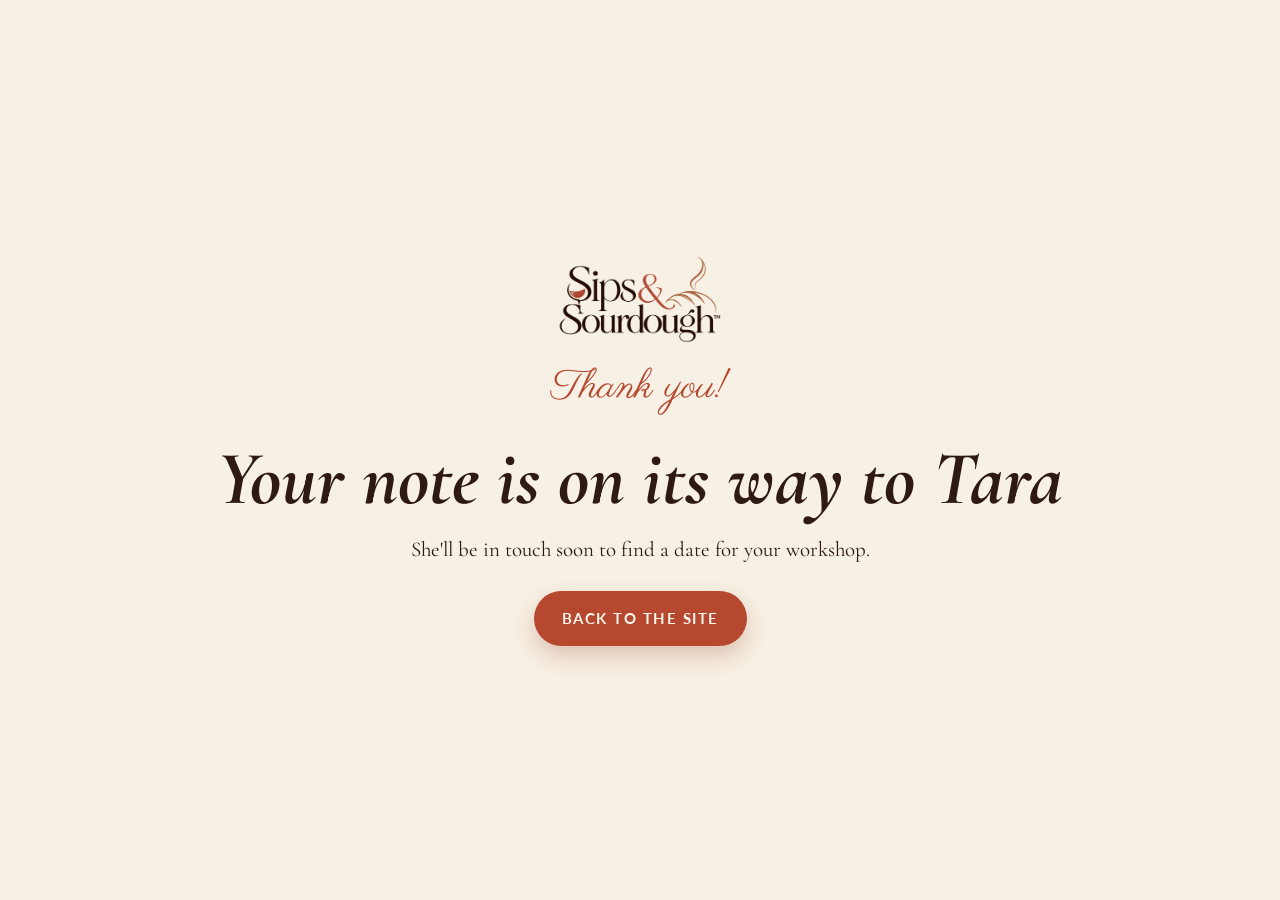
<file: thanks.html>
<!doctype html>
<html lang="en-CA">
<head>
<meta charset="utf-8">
<meta name="viewport" content="width=device-width, initial-scale=1">
<title>Thank you | Sips &amp; Sourdough</title>
<meta name="robots" content="noindex">
<!-- Google Analytics -->
<script async src="https://www.googletagmanager.com/gtag/js?id=G-RY17WYKV0E"></script>
<script>
  window.dataLayer = window.dataLayer || [];
  function gtag(){dataLayer.push(arguments);}
  gtag('js', new Date());
  gtag('config', 'G-RY17WYKV0E');
</script>
<link rel="icon" href="img/favicon.png">
<link href="https://fonts.googleapis.com/css2?family=Cormorant+Garamond:ital,wght@0,500;0,600;1,400;1,600&family=Lato:wght@700&family=Parisienne&display=swap" rel="stylesheet">
<link rel="stylesheet" href="style.css">
</head>
<body>
<main class="thanks">
  <div>
    <img src="img/logo.png" alt="Sips &amp; Sourdough">
    <p class="script">Thank you!</p>
    <h1>Your note is on its way to Tara</h1>
    <p>She'll be in touch soon to find a date for your workshop.</p>
    <a class="btn" href="/">Back to the site</a>
  </div>
</main>
</body>
</html>
</file>
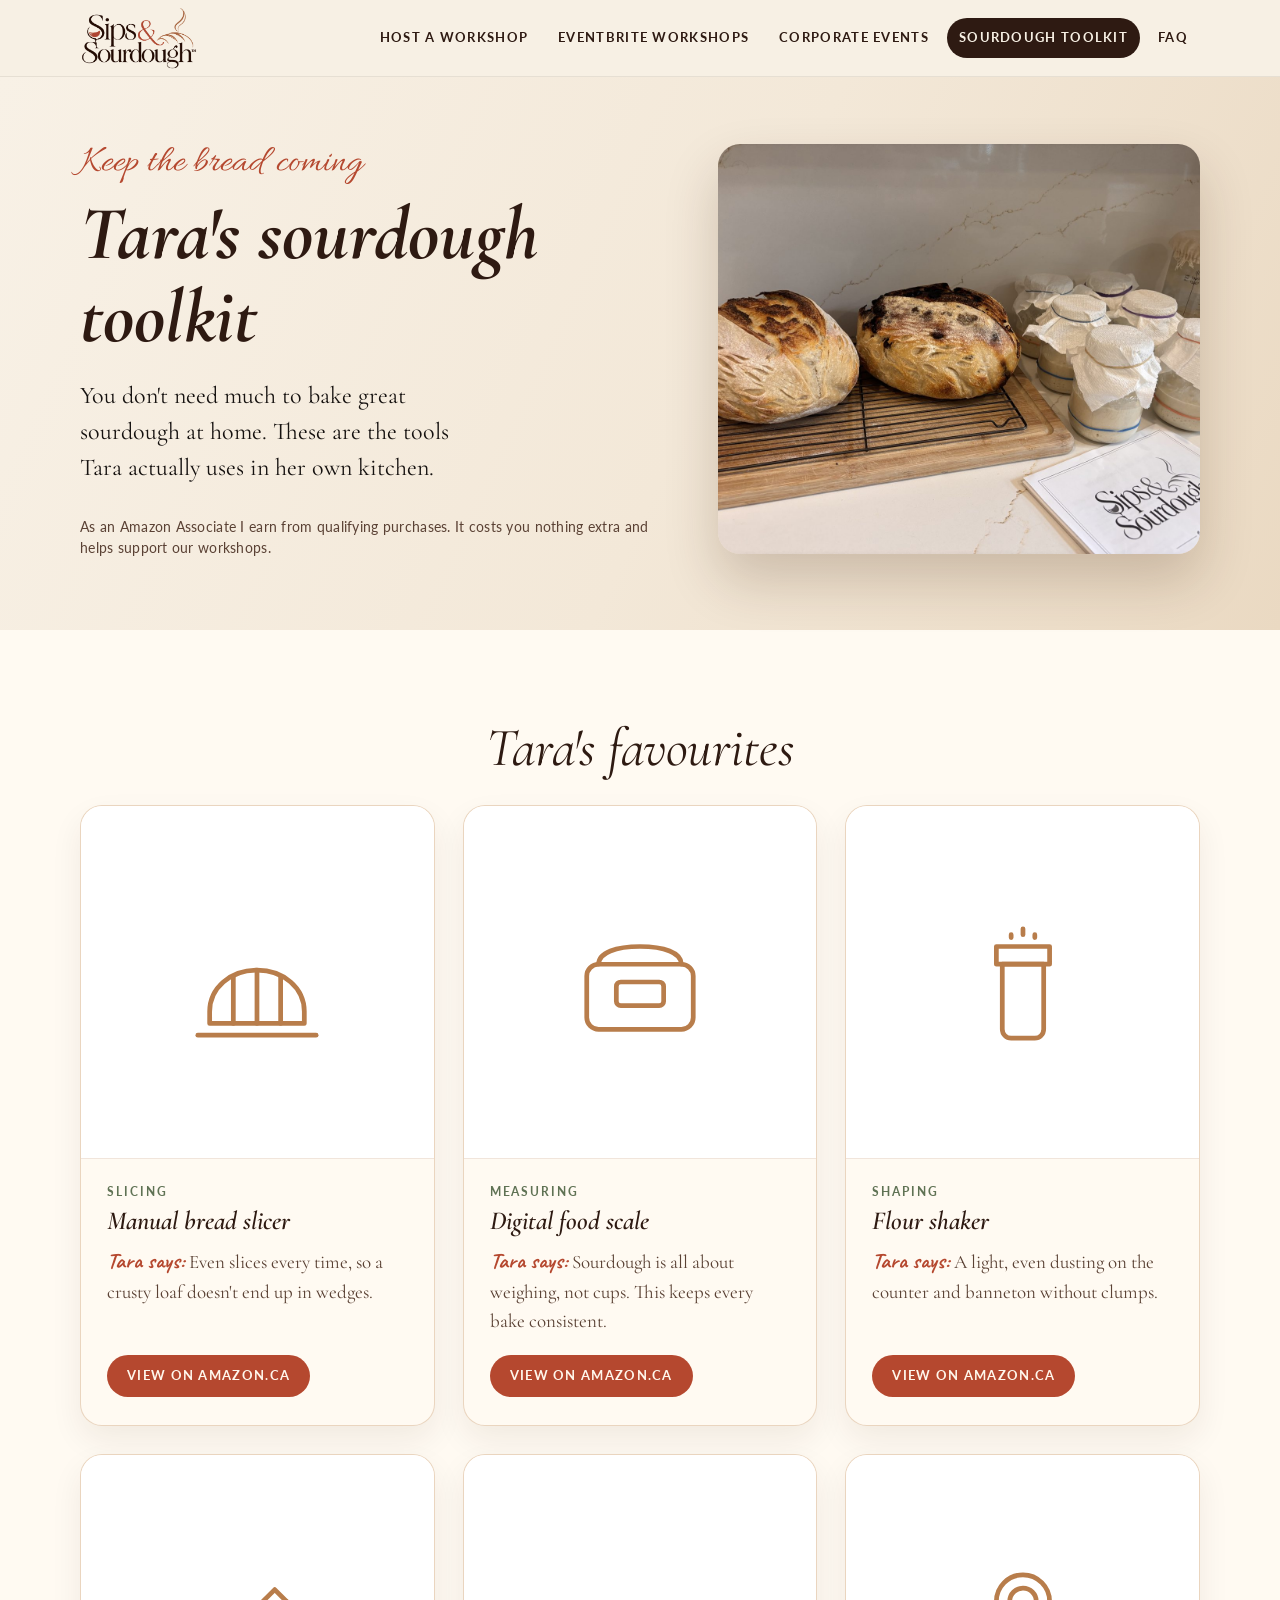
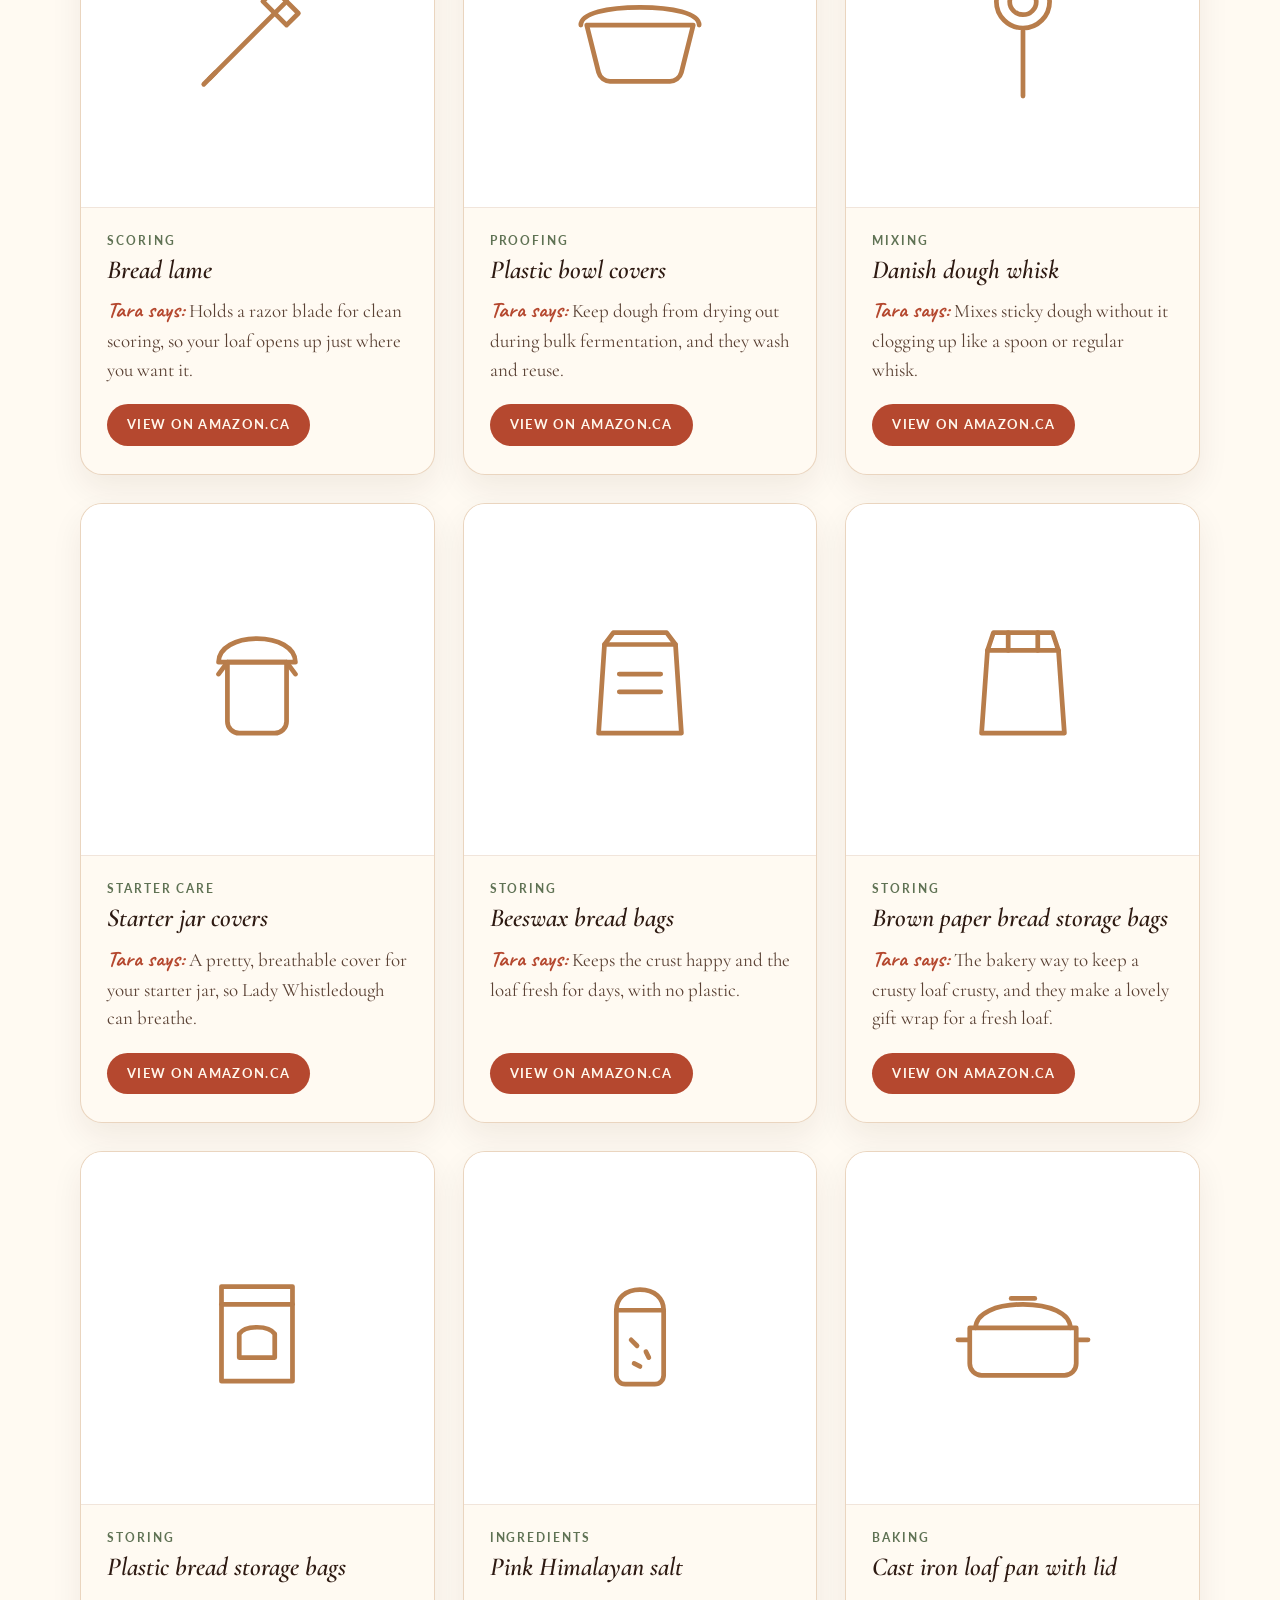
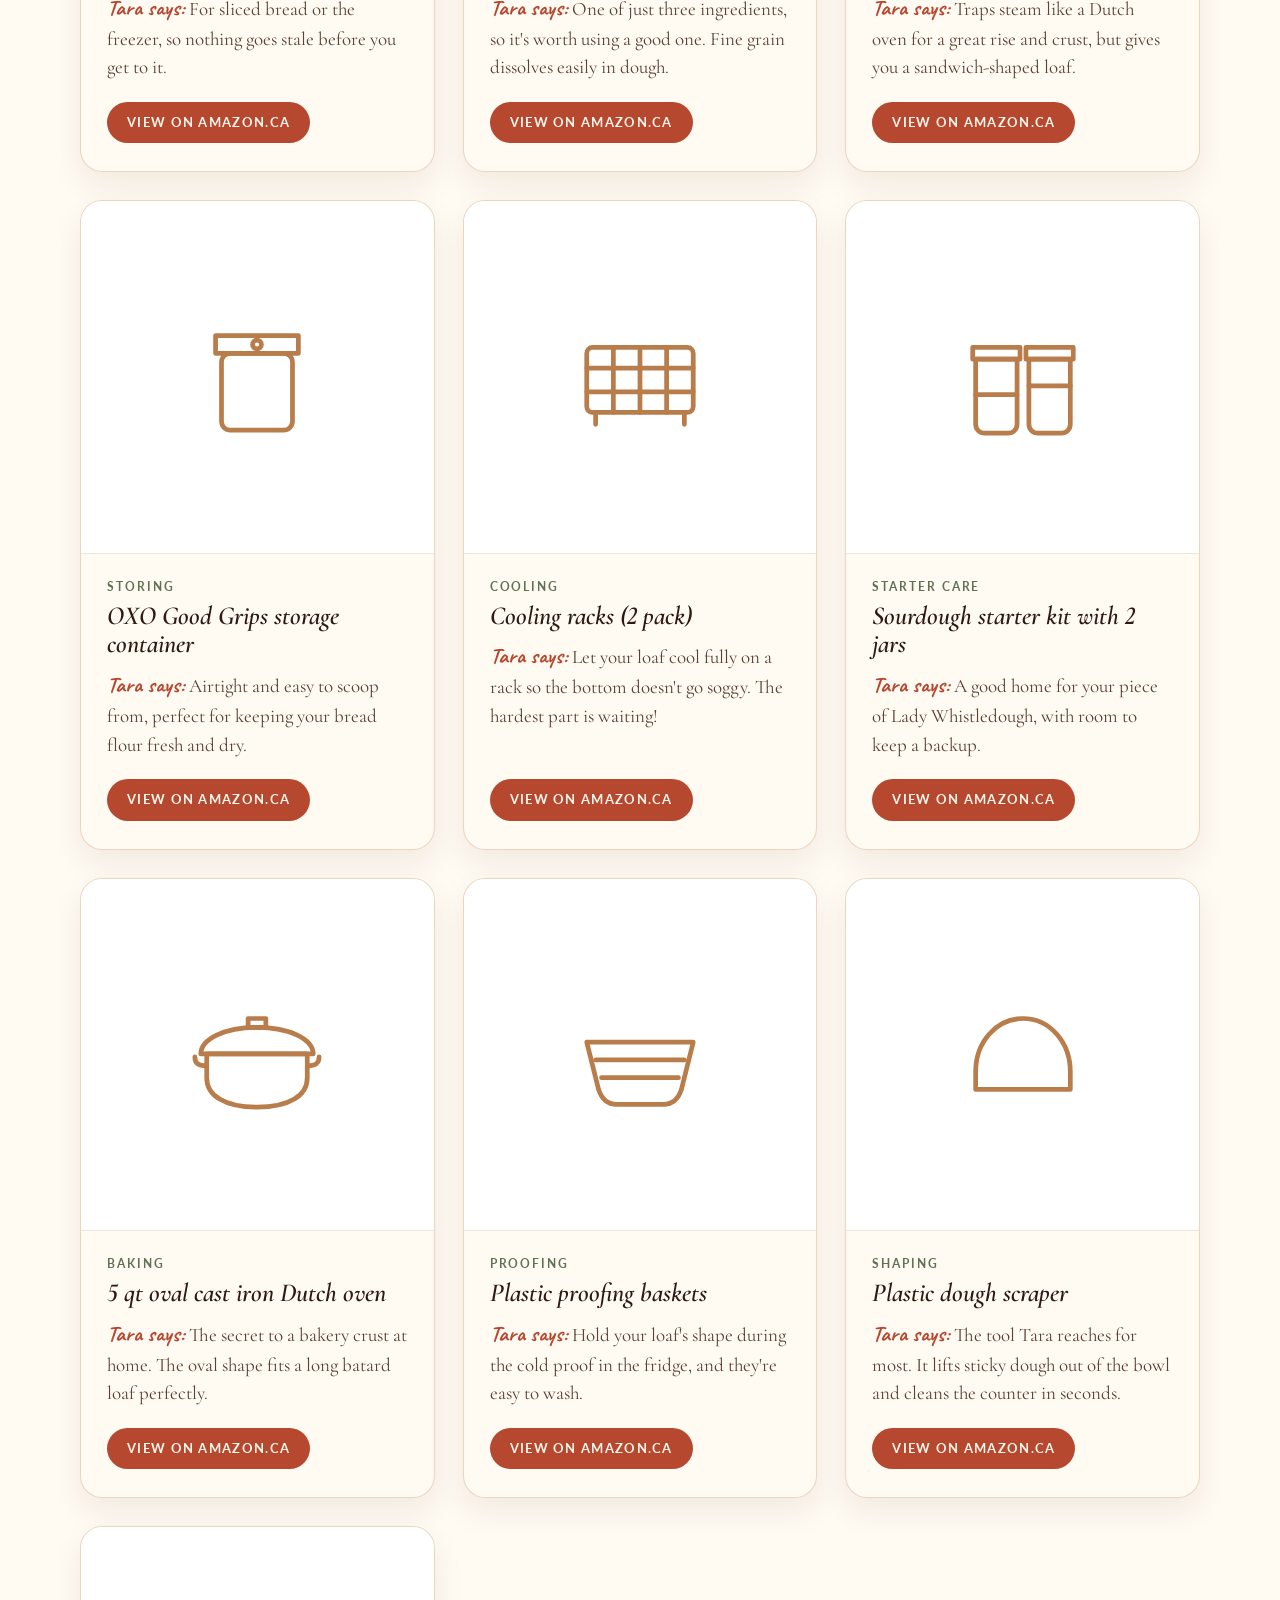
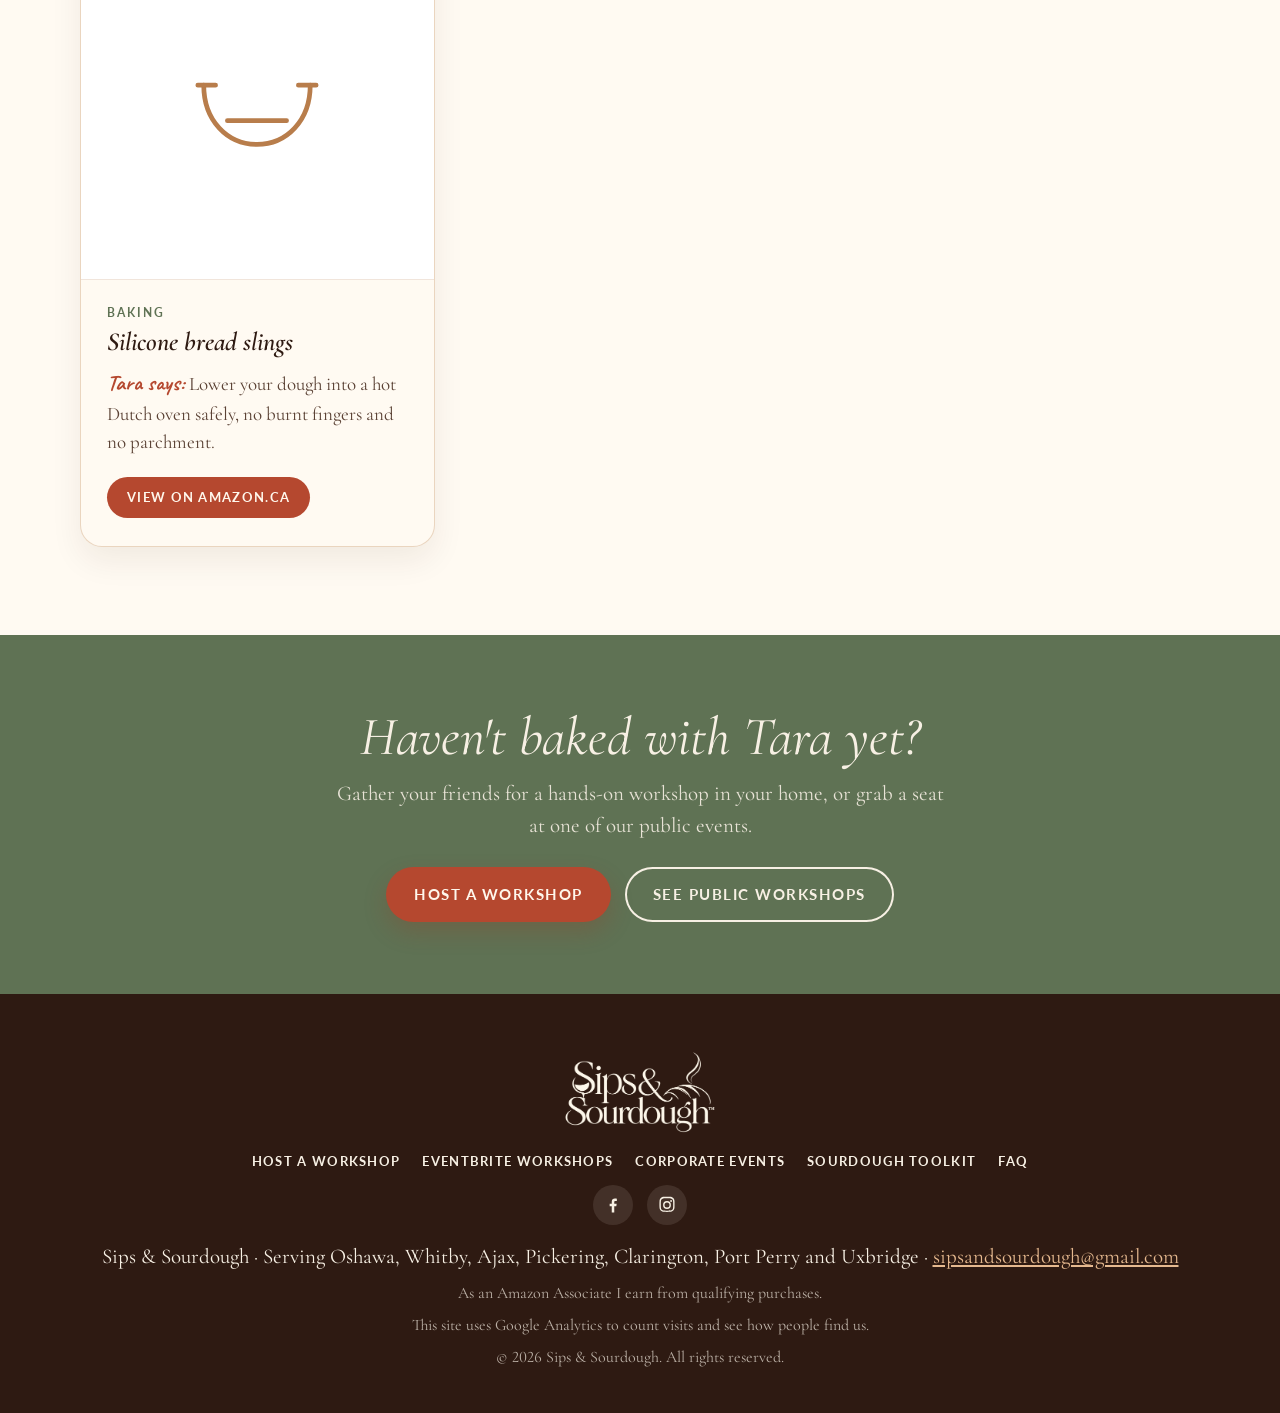
<file: toolkit.html>
<!doctype html>
<html lang="en-CA">
<head>
<meta charset="utf-8">
<meta name="viewport" content="width=device-width, initial-scale=1">
<title>Tara's Sourdough Toolkit | Sips &amp; Sourdough</title>
<link rel="canonical" href="https://sipsandsourdough.com/toolkit.html">
<meta name="description" content="The sourdough tools Tara uses and recommends, from bannetons to Dutch ovens. Everything you need to keep baking at home after your workshop.">
<link rel="icon" href="img/favicon.png">
<link rel="preconnect" href="https://fonts.googleapis.com">
<link rel="preconnect" href="https://fonts.gstatic.com" crossorigin>
<link href="https://fonts.googleapis.com/css2?family=Caveat:wght@600;700&family=Cormorant+Garamond:ital,wght@0,400;0,500;0,600;0,700;1,400;1,500;1,600;1,700&family=Lato:wght@400;700&family=Allura&family=Parisienne&display=swap" rel="stylesheet">
<link rel="stylesheet" href="style.css">
<style>
  /* toolkit page */
  .disclose { font-family: var(--sans); font-size: 14px; color: var(--choc-soft); letter-spacing: .02em; margin-top: 18px; }
  .tools { display: grid; grid-template-columns: repeat(3, 1fr); gap: 28px; }
  .tool { display: flex; flex-direction: column; background: var(--paper); border: 1px solid rgba(184,125,75,.3); border-radius: 22px; overflow: hidden; box-shadow: 0 14px 32px rgba(60,30,10,.07); }
  .tool .pic { aspect-ratio: 1 / 1; background: #fff; display: grid; place-items: center; padding: 22px; border-bottom: 1px solid rgba(184,125,75,.2); }
  .tool .pic img { width: 100%; height: 100%; object-fit: contain; }
  .tool .pic svg { width: 46%; height: auto; fill: none; stroke: var(--copper); stroke-width: 1.6; stroke-linecap: round; stroke-linejoin: round; }
  .tool .body { display: flex; flex-direction: column; flex: 1; padding: 24px 26px 28px; }
  .tool .tag { font-family: var(--sans); font-weight: 700; font-size: 12px; letter-spacing: .16em; text-transform: uppercase; color: var(--sage-deep); margin-bottom: 6px; }
  .tool h3 { font-size: 26px; margin-bottom: 10px; }
  .tool .note { font-size: 19px; color: var(--choc-soft); margin-bottom: 20px; flex: 1; }
  .tool .note::before { content: "Tara says: "; font-family: "Caveat", cursive; font-weight: 700; font-size: 22px; color: var(--terracotta); }
  .tool .btn { align-self: flex-start; }
  @media (max-width: 960px) { .tools { grid-template-columns: repeat(2, 1fr); } }
  @media (max-width: 620px) { .tools { grid-template-columns: 1fr; } }
</style>
</head>
<body>

<header class="top">
  <div class="wrap top-in">
    <a href="/" class="brand"><img src="img/logo.png" alt="Sips &amp; Sourdough"></a>
    <nav class="nav" aria-label="Main">
      <a href="index.html#host">Host<span class="long"> a Workshop</span></a>
      <a href="workshops.html">Eventbrite<span class="long"> Workshops</span></a>
      <a href="corporate.html">Corporate<span class="long"> Events</span></a>
      <a href="toolkit.html" aria-current="page"><span class="long">Sourdough </span>Toolkit</a>
      <a href="faq.html">FAQ</a>
    </nav>
  </div>
</header>

<main>
  <section class="page-hero">
    <div class="wrap hero-in">
      <div>
        <p class="script serving">Keep the bread coming</p>
        <h1>Tara's sourdough toolkit</h1>
        <p class="lede">You don't need much to bake great sourdough at home. These are the tools Tara actually uses in her own kitchen.</p>
        <p class="disclose">As an Amazon Associate I earn from qualifying purchases. It costs you nothing extra and helps support our workshops.</p>
      </div>
      <div class="ph-photo"><img src="img/loaves-and-starters.jpg" alt="Two fresh sourdough loaves on a cooling rack beside jars of starter"></div>
    </div>
  </section>

  <section class="band">
    <div class="wrap">
      <h2 class="center">Tara's favourites</h2>
      <div class="tools">

        <!-- TOOL 1 -->
        <article class="tool">
          <div class="pic"><svg viewBox="0 0 48 48" aria-hidden="true"><path d="M8 34c0-8 7-14 16-14s16 6 16 14v4H8z"/><path d="M16 38V22M24 38V20M32 38V22"/><path d="M4 42h40"/></svg></div>
          <div class="body">
            <p class="tag">Slicing</p>
            <h3>Manual bread slicer</h3>
            <p class="note"><span class="tbd">Even slices every time, so a crusty loaf doesn't end up in wedges.</span></p>
            <a class="btn btn-sm" href="https://link.amazon/B00eitvjd" target="_blank" rel="sponsored noopener">View on Amazon.ca</a>
          </div>
        </article>

        <!-- TOOL 2 -->
        <article class="tool">
          <div class="pic"><svg viewBox="0 0 48 48" aria-hidden="true"><rect x="6" y="18" width="36" height="22" rx="4"/><rect x="16" y="24" width="16" height="8" rx="1.5"/><path d="M10 18c0-4 6-6 14-6s14 2 14 6"/></svg></div>
          <div class="body">
            <p class="tag">Measuring</p>
            <h3>Digital food scale</h3>
            <p class="note"><span class="tbd">Sourdough is all about weighing, not cups. This keeps every bake consistent.</span></p>
            <a class="btn btn-sm" href="https://link.amazon/B03ONJnnn" target="_blank" rel="sponsored noopener">View on Amazon.ca</a>
          </div>
        </article>

        <!-- TOOL 3 -->
        <article class="tool">
          <div class="pic"><svg viewBox="0 0 48 48" aria-hidden="true"><path d="M17 18h14v22a3 3 0 0 1-3 3h-8a3 3 0 0 1-3-3z"/><path d="M15 12h18v6H15z"/><path d="M20 8v1M24 6v2M28 8v1"/></svg></div>
          <div class="body">
            <p class="tag">Shaping</p>
            <h3>Flour shaker</h3>
            <p class="note"><span class="tbd">A light, even dusting on the counter and banneton without clumps.</span></p>
            <a class="btn btn-sm" href="https://link.amazon/B0dIhT4P3" target="_blank" rel="sponsored noopener">View on Amazon.ca</a>
          </div>
        </article>

        <!-- TOOL 4 -->
        <article class="tool">
          <div class="pic"><svg viewBox="0 0 48 48" aria-hidden="true"><path d="M8 40L34 14"/><path d="M30 10l8 8-4 4-8-8z"/><path d="M6 42l4-4"/></svg></div>
          <div class="body">
            <p class="tag">Scoring</p>
            <h3>Bread lame</h3>
            <p class="note"><span class="tbd">Holds a razor blade for clean scoring, so your loaf opens up just where you want it.</span></p>
            <a class="btn btn-sm" href="https://link.amazon/B02gf3Rj6" target="_blank" rel="sponsored noopener">View on Amazon.ca</a>
          </div>
        </article>

        <!-- TOOL 5 -->
        <article class="tool">
          <div class="pic"><svg viewBox="0 0 48 48" aria-hidden="true"><path d="M6 22h36l-4 16a4 4 0 0 1-4 3H14a4 4 0 0 1-4-3z"/><path d="M4 22c0-4 9-6 20-6s20 2 20 6"/></svg></div>
          <div class="body">
            <p class="tag">Proofing</p>
            <h3>Plastic bowl covers</h3>
            <p class="note"><span class="tbd">Keep dough from drying out during bulk fermentation, and they wash and reuse.</span></p>
            <a class="btn btn-sm" href="https://link.amazon/B0hiTsyAY" target="_blank" rel="sponsored noopener">View on Amazon.ca</a>
          </div>
        </article>

        <!-- TOOL 6 -->
        <article class="tool">
          <div class="pic"><svg viewBox="0 0 48 48" aria-hidden="true"><path d="M24 46V24"/><circle cx="24" cy="14" r="9"/><circle cx="24" cy="14" r="4.5"/></svg></div>
          <div class="body">
            <p class="tag">Mixing</p>
            <h3>Danish dough whisk</h3>
            <p class="note"><span class="tbd">Mixes sticky dough without it clogging up like a spoon or regular whisk.</span></p>
            <a class="btn btn-sm" href="https://link.amazon/B0030ruHL" target="_blank" rel="sponsored noopener">View on Amazon.ca</a>
          </div>
        </article>

        <!-- TOOL 7 -->
        <article class="tool">
          <div class="pic"><svg viewBox="0 0 48 48" aria-hidden="true"><path d="M14 18h20v20a4 4 0 0 1-4 4H18a4 4 0 0 1-4-4z"/><path d="M11 18c0-5 6-8 13-8s13 3 13 8z"/><path d="M14 18l-3 4M34 18l3 4"/></svg></div>
          <div class="body">
            <p class="tag">Starter care</p>
            <h3>Starter jar covers</h3>
            <p class="note"><span class="tbd">A pretty, breathable cover for your starter jar, so Lady Whistledough can breathe.</span></p>
            <a class="btn btn-sm" href="https://link.amazon/B0i6FtANH" target="_blank" rel="sponsored noopener">View on Amazon.ca</a>
          </div>
        </article>

        <!-- TOOL 8 -->
        <article class="tool">
          <div class="pic"><svg viewBox="0 0 48 48" aria-hidden="true"><path d="M12 12h24l2 30H10z"/><path d="M12 12l3-4h18l3 4"/><path d="M17 22h14M17 28h14"/></svg></div>
          <div class="body">
            <p class="tag">Storing</p>
            <h3>Beeswax bread bags</h3>
            <p class="note"><span class="tbd">Keeps the crust happy and the loaf fresh for days, with no plastic.</span></p>
            <a class="btn btn-sm" href="https://link.amazon/B0d4tXMzT" target="_blank" rel="sponsored noopener">View on Amazon.ca</a>
          </div>
        </article>

        <!-- TOOL 9 -->
        <article class="tool">
          <div class="pic"><svg viewBox="0 0 48 48" aria-hidden="true"><path d="M12 14h24l2 28H10z"/><path d="M12 14l2-6h20l2 6"/><path d="M19 8v6M29 8v6"/></svg></div>
          <div class="body">
            <p class="tag">Storing</p>
            <h3>Brown paper bread storage bags</h3>
            <p class="note"><span class="tbd">The bakery way to keep a crusty loaf crusty, and they make a lovely gift wrap for a fresh loaf.</span></p>
            <a class="btn btn-sm" href="https://link.amazon/B02humZDJ" target="_blank" rel="sponsored noopener">View on Amazon.ca</a>
          </div>
        </article>

        <!-- TOOL 10 -->
        <article class="tool">
          <div class="pic"><svg viewBox="0 0 48 48" aria-hidden="true"><path d="M12 10h24v32H12z"/><path d="M12 16h24"/><path d="M18 26c2-3 10-3 12 0v8H18z"/></svg></div>
          <div class="body">
            <p class="tag">Storing</p>
            <h3>Plastic bread storage bags</h3>
            <p class="note"><span class="tbd">For sliced bread or the freezer, so nothing goes stale before you get to it.</span></p>
            <a class="btn btn-sm" href="https://link.amazon/B0ce9bLYU" target="_blank" rel="sponsored noopener">View on Amazon.ca</a>
          </div>
        </article>

        <!-- TOOL 11 -->
        <article class="tool">
          <div class="pic"><svg viewBox="0 0 48 48" aria-hidden="true"><path d="M16 18h16v22a3 3 0 0 1-3 3H19a3 3 0 0 1-3-3z"/><path d="M16 18c0-4 3-7 8-7s8 3 8 7"/><path d="M21 28l2 2M26 32l1 2M22 36l2 1"/></svg></div>
          <div class="body">
            <p class="tag">Ingredients</p>
            <h3>Pink Himalayan salt</h3>
            <p class="note"><span class="tbd">One of just three ingredients, so it's worth using a good one. Fine grain dissolves easily in dough.</span></p>
            <a class="btn btn-sm" href="https://link.amazon/B08OMlJSj" target="_blank" rel="sponsored noopener">View on Amazon.ca</a>
          </div>
        </article>

        <!-- TOOL 12 -->
        <article class="tool">
          <div class="pic"><svg viewBox="0 0 48 48" aria-hidden="true"><path d="M6 24h36v12a4 4 0 0 1-4 4H10a4 4 0 0 1-4-4z"/><path d="M8 24c0-5 7-8 16-8s16 3 16 8"/><path d="M20 14h8"/><path d="M2 28h4M42 28h4"/></svg></div>
          <div class="body">
            <p class="tag">Baking</p>
            <h3>Cast iron loaf pan with lid</h3>
            <p class="note"><span class="tbd">Traps steam like a Dutch oven for a great rise and crust, but gives you a sandwich-shaped loaf.</span></p>
            <a class="btn btn-sm" href="https://link.amazon/B08gx90Pm" target="_blank" rel="sponsored noopener">View on Amazon.ca</a>
          </div>
        </article>

        <!-- TOOL 13 -->
        <article class="tool">
          <div class="pic"><svg viewBox="0 0 48 48" aria-hidden="true"><rect x="12" y="16" width="24" height="26" rx="3"/><path d="M10 10h28v6H10z"/><circle cx="24" cy="13" r="1.5"/></svg></div>
          <div class="body">
            <p class="tag">Storing</p>
            <h3>OXO Good Grips storage container</h3>
            <p class="note"><span class="tbd">Airtight and easy to scoop from, perfect for keeping your bread flour fresh and dry.</span></p>
            <a class="btn btn-sm" href="https://link.amazon/B09ssh6j5" target="_blank" rel="sponsored noopener">View on Amazon.ca</a>
          </div>
        </article>

        <!-- TOOL 14 -->
        <article class="tool">
          <div class="pic"><svg viewBox="0 0 48 48" aria-hidden="true"><rect x="6" y="14" width="36" height="22" rx="2"/><path d="M6 21h36M6 29h36M15 14v22M24 14v22M33 14v22"/><path d="M9 36v4M39 36v4"/></svg></div>
          <div class="body">
            <p class="tag">Cooling</p>
            <h3>Cooling racks (2 pack)</h3>
            <p class="note"><span class="tbd">Let your loaf cool fully on a rack so the bottom doesn't go soggy. The hardest part is waiting!</span></p>
            <a class="btn btn-sm" href="https://link.amazon/B0fZ2BQeu" target="_blank" rel="sponsored noopener">View on Amazon.ca</a>
          </div>
        </article>

        <!-- TOOL 15 -->
        <article class="tool">
          <div class="pic"><svg viewBox="0 0 48 48" aria-hidden="true"><path d="M8 18h14v22a3 3 0 0 1-3 3h-8a3 3 0 0 1-3-3z"/><path d="M26 18h14v22a3 3 0 0 1-3 3h-8a3 3 0 0 1-3-3z"/><path d="M7 14h16v4H7zM25 14h16v4H25z"/><path d="M8 30h14M26 27h14"/></svg></div>
          <div class="body">
            <p class="tag">Starter care</p>
            <h3>Sourdough starter kit with 2 jars</h3>
            <p class="note"><span class="tbd">A good home for your piece of Lady Whistledough, with room to keep a backup.</span></p>
            <a class="btn btn-sm" href="https://link.amazon/B0i0i8rGg" target="_blank" rel="sponsored noopener">View on Amazon.ca</a>
          </div>
        </article>

        <!-- TOOL 16 -->
        <article class="tool">
          <div class="pic"><svg viewBox="0 0 48 48" aria-hidden="true"><path d="M7 24h34v8c0 6-6 10-17 10S7 38 7 32z"/><path d="M5 24c0-5 8-9 19-9s19 4 19 9z"/><path d="M21 12h6v3h-6z"/><path d="M7 28c-3 0-4-1-4-3M41 28c3 0 4-1 4-3"/></svg></div>
          <div class="body">
            <p class="tag">Baking</p>
            <h3>5 qt oval cast iron Dutch oven</h3>
            <p class="note"><span class="tbd">The secret to a bakery crust at home. The oval shape fits a long batard loaf perfectly.</span></p>
            <a class="btn btn-sm" href="https://link.amazon/B0d8JRKZD" target="_blank" rel="sponsored noopener">View on Amazon.ca</a>
          </div>
        </article>

        <!-- TOOL 17 -->
        <article class="tool">
          <div class="pic"><svg viewBox="0 0 48 48" aria-hidden="true"><path d="M6 20h36l-4 16c-1 3-3 5-6 5H16c-3 0-5-2-6-5z"/><path d="M9 26h30M11 32h26"/></svg></div>
          <div class="body">
            <p class="tag">Proofing</p>
            <h3>Plastic proofing baskets</h3>
            <p class="note"><span class="tbd">Hold your loaf's shape during the cold proof in the fridge, and they're easy to wash.</span></p>
            <a class="btn btn-sm" href="https://link.amazon/B07wYTPpN" target="_blank" rel="sponsored noopener">View on Amazon.ca</a>
          </div>
        </article>

        <!-- TOOL 18 -->
        <article class="tool">
          <div class="pic"><svg viewBox="0 0 48 48" aria-hidden="true"><path d="M8 30c0-10 7-18 16-18s16 8 16 18v6H8z"/></svg></div>
          <div class="body">
            <p class="tag">Shaping</p>
            <h3>Plastic dough scraper</h3>
            <p class="note"><span class="tbd">The tool Tara reaches for most. It lifts sticky dough out of the bowl and cleans the counter in seconds.</span></p>
            <a class="btn btn-sm" href="https://link.amazon/B006Dn0cP" target="_blank" rel="sponsored noopener">View on Amazon.ca</a>
          </div>
        </article>

        <!-- TOOL 19 -->
        <article class="tool">
          <div class="pic"><svg viewBox="0 0 48 48" aria-hidden="true"><path d="M6 18c0 12 8 20 18 20s18-8 18-20"/><path d="M10 18h-6M44 18h-6"/><path d="M14 30h20"/></svg></div>
          <div class="body">
            <p class="tag">Baking</p>
            <h3>Silicone bread slings</h3>
            <p class="note"><span class="tbd">Lower your dough into a hot Dutch oven safely, no burnt fingers and no parchment.</span></p>
            <a class="btn btn-sm" href="https://link.amazon/B06MZvCoz" target="_blank" rel="sponsored noopener">View on Amazon.ca</a>
          </div>
        </article>

      </div>
    </div>
  </section>

  <section class="cta-band">
    <div class="wrap">
      <h2>Haven't baked with Tara yet?</h2>
      <p>Gather your friends for a hands-on workshop in your home, or grab a seat at one of our public events.</p>
      <div class="row-btns">
        <a href="index.html#host" class="btn">Host a workshop</a>
        <a href="workshops.html" class="btn btn-ghost">See public workshops</a>
      </div>
    </div>
  </section>
</main>

<footer class="foot">
  <div class="wrap foot-in">
    <img src="img/logo.png" alt="Sips &amp; Sourdough" class="foot-logo">
    <nav class="foot-nav" aria-label="Footer"><a href="index.html#host">Host a Workshop</a><a href="workshops.html">Eventbrite Workshops</a><a href="corporate.html">Corporate Events</a><a href="toolkit.html">Sourdough Toolkit</a><a href="faq.html">FAQ</a></nav>
    <div class="social">
      <a href="https://www.facebook.com/share/18vNSeB2sv/" target="_blank" rel="noopener" aria-label="Sips &amp; Sourdough on Facebook"><svg viewBox="0 0 24 24" aria-hidden="true"><path d="M13.5 21v-7.5h2.5l.4-3h-2.9V8.6c0-.9.3-1.5 1.5-1.5h1.6V4.4c-.3 0-1.2-.1-2.3-.1-2.3 0-3.8 1.4-3.8 3.9v2.3H8v3h2.5V21z"/></svg></a>
      <a href="https://www.instagram.com/sipsnsourdough" target="_blank" rel="noopener" aria-label="Sips &amp; Sourdough on Instagram"><svg viewBox="0 0 24 24" aria-hidden="true"><path d="M12 7.3A4.7 4.7 0 1 0 12 16.7 4.7 4.7 0 0 0 12 7.3zm0 7.7a3 3 0 1 1 0-6 3 3 0 0 1 0 6zm4.9-8.9a1.1 1.1 0 1 0 0 2.2 1.1 1.1 0 0 0 0-2.2zM21 7.6c-.1-1.5-.4-2.8-1.5-3.9S17.1 2.3 15.6 2.2C14.1 2.1 9.9 2.1 8.4 2.2 6.9 2.3 5.6 2.6 4.5 3.7S3.1 6.1 3 7.6c-.1 1.5-.1 5.7 0 7.2.1 1.5.4 2.8 1.5 3.9s2.4 1.4 3.9 1.5c1.5.1 5.7.1 7.2 0 1.5-.1 2.8-.4 3.9-1.5s1.4-2.4 1.5-3.9c.1-1.5.1-5.7 0-7.2zm-2 9.1a3 3 0 0 1-1.7 1.7c-1.2.5-4 .4-5.3.4s-4.1.1-5.3-.4a3 3 0 0 1-1.7-1.7c-.5-1.2-.4-4-.4-5.3s-.1-4.1.4-5.3A3 3 0 0 1 6.7 4.4c1.2-.5 4-.4 5.3-.4s4.1-.1 5.3.4A3 3 0 0 1 19 6.1c.5 1.2.4 4 .4 5.3s.1 4.1-.4 5.3z"/></svg></a>
    </div>
    <p>Sips &amp; Sourdough · Serving Oshawa, Whitby, Ajax, Pickering, Clarington, Port Perry and Uxbridge · <a href="mailto:sipsandsourdough@gmail.com">sipsandsourdough@gmail.com</a></p>
    <p class="fine">As an Amazon Associate I earn from qualifying purchases.</p>
    <p class="fine">This site uses Google Analytics to count visits and see how people find us.</p>
    <p class="fine">© 2026 Sips &amp; Sourdough. All rights reserved.</p>
  </div>
</footer>

</body>
</html>
</file>
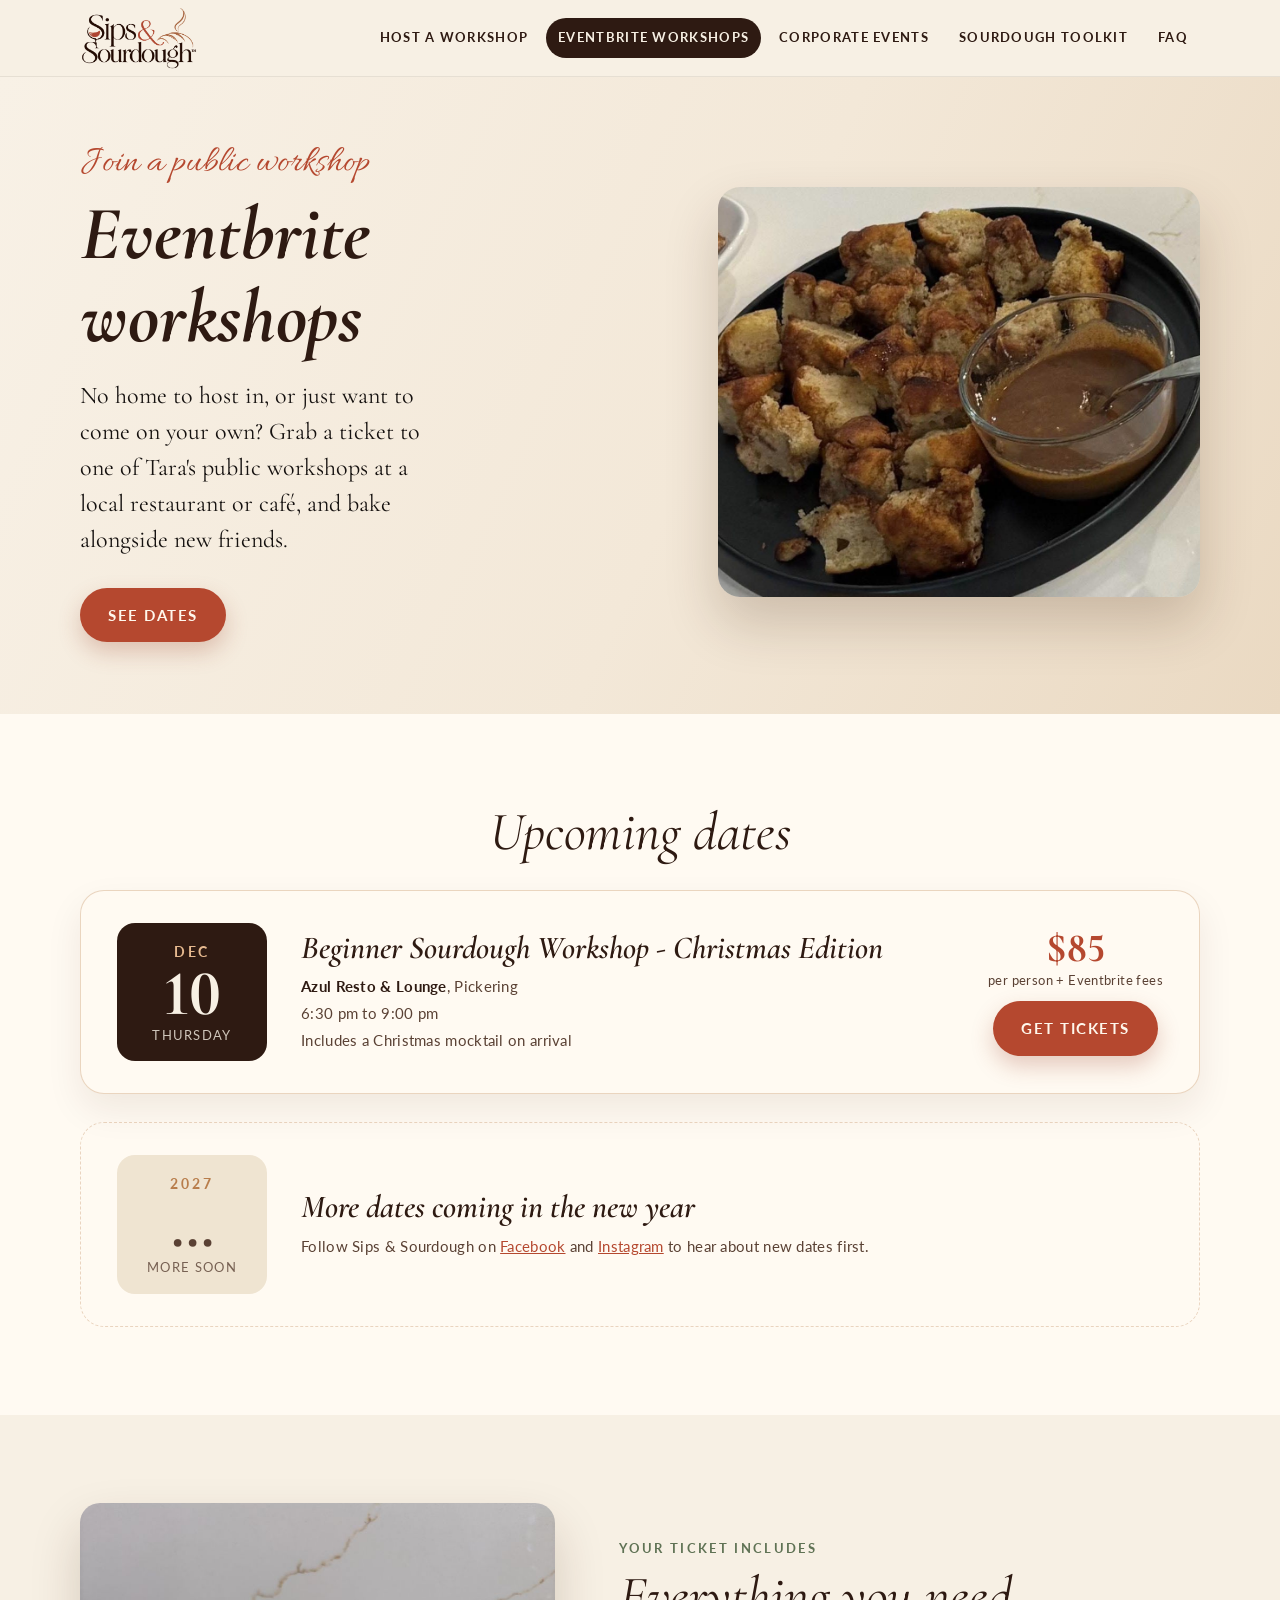
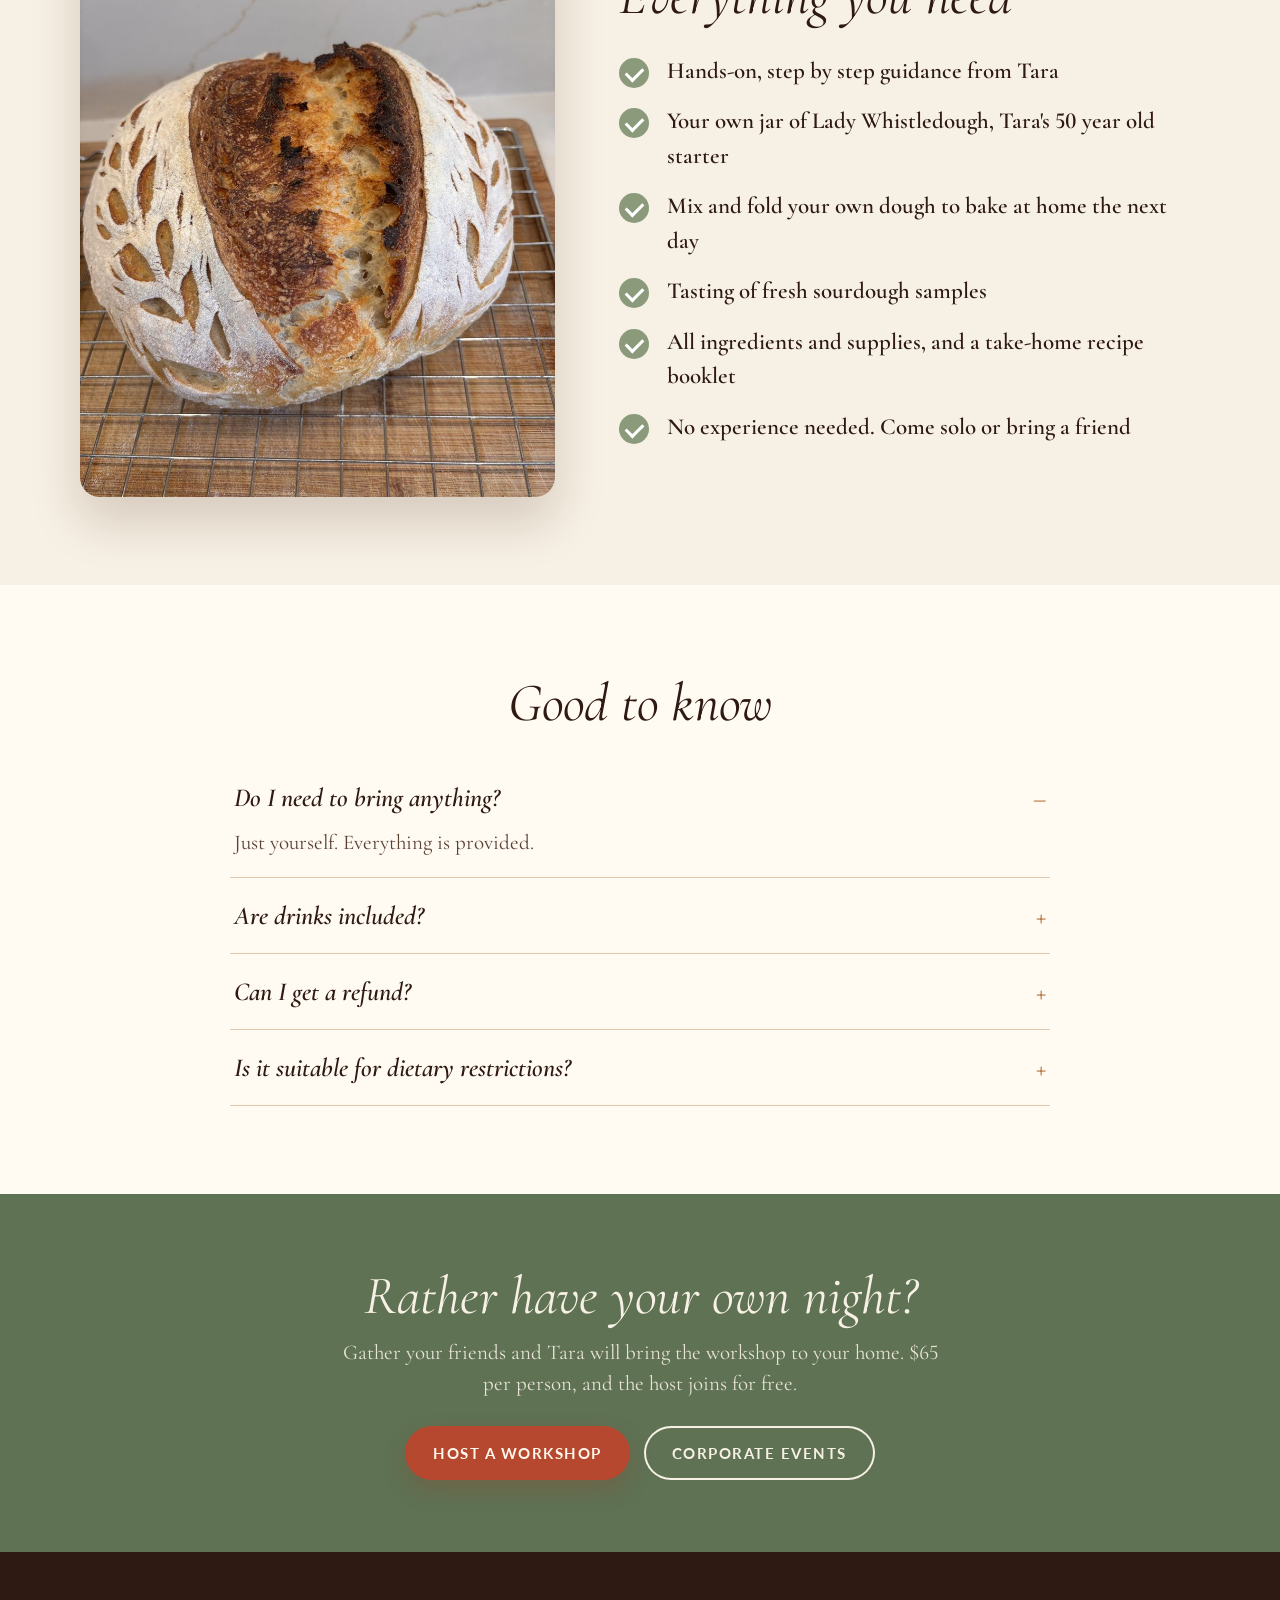
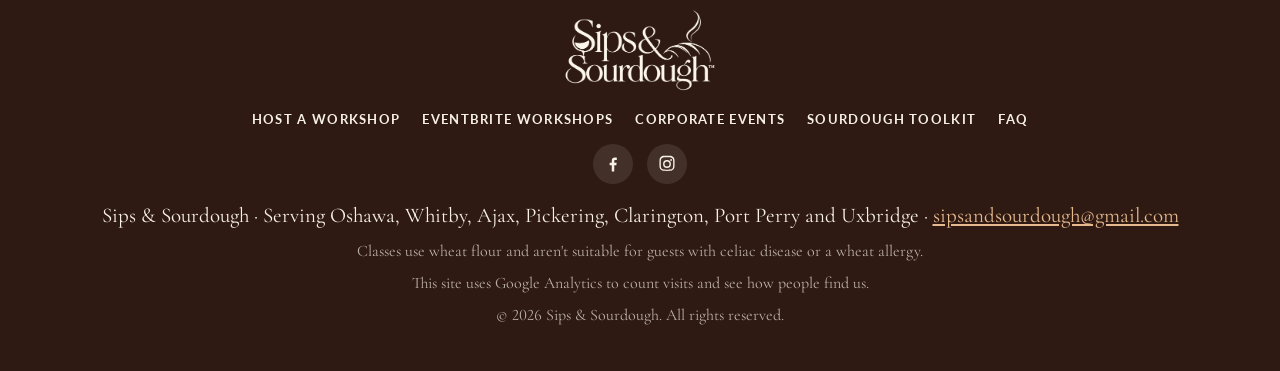
<file: workshops.html>
<!doctype html>
<html lang="en-CA">
<head>
<meta charset="utf-8">
<meta name="viewport" content="width=device-width, initial-scale=1">
<title>Eventbrite Sourdough Workshops | Sips &amp; Sourdough</title>
<link rel="canonical" href="https://sipsandsourdough.com/workshops.html">
<meta name="description" content="Public sourdough workshops in Durham Region, Ontario. Book a seat at an upcoming hands-on class with Tara.">
<link rel="icon" href="img/favicon.png">
<link rel="preconnect" href="https://fonts.googleapis.com">
<link rel="preconnect" href="https://fonts.gstatic.com" crossorigin>
<link href="https://fonts.googleapis.com/css2?family=Caveat:wght@600;700&family=Cormorant+Garamond:ital,wght@0,400;0,500;0,600;0,700;1,400;1,500;1,600;1,700&family=Lato:wght@400;700&family=Allura&family=Parisienne&display=swap" rel="stylesheet">
<link rel="stylesheet" href="style.css">
</head>
<body>

<header class="top">
  <div class="wrap top-in">
    <a href="/" class="brand"><img src="img/logo.png" alt="Sips &amp; Sourdough"></a>
    <nav class="nav" aria-label="Main">
      <a href="index.html#host">Host<span class="long"> a Workshop</span></a>
      <a href="workshops.html" aria-current="page">Eventbrite<span class="long"> Workshops</span></a>
      <a href="corporate.html">Corporate<span class="long"> Events</span></a>
      <a href="toolkit.html"><span class="long">Sourdough </span>Toolkit</a>
      <a href="faq.html">FAQ</a>
    </nav>
  </div>
</header>

<main>
  <section class="page-hero">
    <div class="wrap hero-in">
      <div>
        <p class="script serving">Join a public workshop</p>
        <h1>Eventbrite workshops</h1>
        <p class="lede">No home to host in, or just want to come on your own? Grab a ticket to one of Tara's public workshops at a local restaurant or café, and bake alongside new friends.</p>
        <div class="hero-cta"><a href="#dates" class="btn">See dates</a></div>
      </div>
      <div class="ph-photo"><img src="img/sourdough-bites.jpg" alt="Sourdough bites with caramel dipping sauce"></div>
    </div>
  </section>

  <section class="band" id="dates">
    <div class="wrap">
      <h2 class="center">Upcoming dates</h2>
      <div class="events">
        <article class="event">
          <div class="date"><div class="m">Dec</div><div class="d">10</div><div class="w">Thursday</div></div>
          <div>
            <h3>Beginner Sourdough Workshop - Christmas Edition</h3>
            <p class="meta"><b>Azul Resto &amp; Lounge</b>, Pickering<br>6:30 pm to 9:00 pm<br>Includes a Christmas mocktail on arrival</p>
          </div>
          <div class="buy">
            <div class="price">$85<small>per person + Eventbrite fees</small></div>
            <a href="https://www.eventbrite.ca/e/beginner-hands-on-sourdough-workshop-christmas-edition-tickets-2004553640901" class="btn" target="_blank" rel="noopener">Get tickets</a>
          </div>
        </article>
        <article class="event soon">
          <div class="date"><div class="m">2027</div><div class="d">&#8230;</div><div class="w">More soon</div></div>
          <div>
            <h3>More dates coming in the new year</h3>
            <p class="meta">Follow Sips &amp; Sourdough on <a href="https://www.facebook.com/share/18vNSeB2sv/" target="_blank" rel="noopener">Facebook</a> and <a href="https://www.instagram.com/sipsnsourdough" target="_blank" rel="noopener">Instagram</a> to hear about new dates first.</p>
          </div>
        </article>
      </div>
    </div>
  </section>

  <section class="take">
    <div class="wrap split">
      <div class="split-photo"><img src="img/whats-included.jpg" alt="Freshly baked sourdough loaf with wheat scoring on a cooling rack" loading="lazy"></div>
      <div>
        <p class="kicker">Your ticket includes</p>
        <h2>Everything you need</h2>
        <ul class="checks">
          <li>Hands-on, step by step guidance from Tara</li>
          <li>Your own jar of Lady Whistledough, Tara's 50 year old starter</li>
          <li>Mix and fold your own dough to bake at home the next day</li>
          <li>Tasting of fresh sourdough samples</li>
          <li>All ingredients and supplies, and a take-home recipe booklet</li>
          <li>No experience needed. Come solo or bring a friend</li>
        </ul>
      </div>
    </div>
  </section>

  <section class="band">
    <div class="wrap">
      <h2 class="center">Good to know</h2>
      <div class="faq">
        <details open><summary>Do I need to bring anything?</summary><p>Just yourself. Everything is provided.</p></details>
        <details><summary>Are drinks included?</summary><p>Yes, every guest is welcomed with a Christmas mocktail on arrival.</p></details>
        <details><summary>Can I get a refund?</summary><p>Yes, the ticket price is refunded if you cancel at least 7 days before the workshop.</p></details>
        <details><summary>Is it suitable for dietary restrictions?</summary><p>Classes use wheat flour and aren't suitable for guests with celiac disease or a wheat allergy.</p></details>
      </div>
    </div>
  </section>

  <section class="cta-band">
    <div class="wrap">
      <h2>Rather have your own night?</h2>
      <p>Gather your friends and Tara will bring the workshop to your home. $65 per person, and the host joins for free.</p>
      <div class="row-btns"><a href="index.html#host" class="btn">Host a Workshop</a><a href="corporate.html" class="btn btn-ghost">Corporate Events</a></div>
    </div>
  </section>
</main>

<footer class="foot">
  <div class="wrap foot-in">
    <img src="img/logo.png" alt="Sips &amp; Sourdough" class="foot-logo">
    <nav class="foot-nav" aria-label="Footer"><a href="index.html#host">Host a Workshop</a><a href="workshops.html">Eventbrite Workshops</a><a href="corporate.html">Corporate Events</a><a href="toolkit.html">Sourdough Toolkit</a><a href="faq.html">FAQ</a></nav>
    <div class="social">
      <a href="https://www.facebook.com/share/18vNSeB2sv/" target="_blank" rel="noopener" aria-label="Sips &amp; Sourdough on Facebook"><svg viewBox="0 0 24 24" aria-hidden="true"><path d="M13.5 21v-7.5h2.5l.4-3h-2.9V8.6c0-.9.3-1.5 1.5-1.5h1.6V4.4c-.3 0-1.2-.1-2.3-.1-2.3 0-3.8 1.4-3.8 3.9v2.3H8v3h2.5V21z"/></svg></a>
      <a href="https://www.instagram.com/sipsnsourdough" target="_blank" rel="noopener" aria-label="Sips &amp; Sourdough on Instagram"><svg viewBox="0 0 24 24" aria-hidden="true"><path d="M12 7.3A4.7 4.7 0 1 0 12 16.7 4.7 4.7 0 0 0 12 7.3zm0 7.7a3 3 0 1 1 0-6 3 3 0 0 1 0 6zm4.9-8.9a1.1 1.1 0 1 0 0 2.2 1.1 1.1 0 0 0 0-2.2zM21 7.6c-.1-1.5-.4-2.8-1.5-3.9S17.1 2.3 15.6 2.2C14.1 2.1 9.9 2.1 8.4 2.2 6.9 2.3 5.6 2.6 4.5 3.7S3.1 6.1 3 7.6c-.1 1.5-.1 5.7 0 7.2.1 1.5.4 2.8 1.5 3.9s2.4 1.4 3.9 1.5c1.5.1 5.7.1 7.2 0 1.5-.1 2.8-.4 3.9-1.5s1.4-2.4 1.5-3.9c.1-1.5.1-5.7 0-7.2zm-2 9.1a3 3 0 0 1-1.7 1.7c-1.2.5-4 .4-5.3.4s-4.1.1-5.3-.4a3 3 0 0 1-1.7-1.7c-.5-1.2-.4-4-.4-5.3s-.1-4.1.4-5.3A3 3 0 0 1 6.7 4.4c1.2-.5 4-.4 5.3-.4s4.1-.1 5.3.4A3 3 0 0 1 19 6.1c.5 1.2.4 4 .4 5.3s.1 4.1-.4 5.3z"/></svg></a>
    </div>
    <p>Sips &amp; Sourdough · Serving Oshawa, Whitby, Ajax, Pickering, Clarington, Port Perry and Uxbridge · <a href="mailto:sipsandsourdough@gmail.com">sipsandsourdough@gmail.com</a></p>
    <p class="fine">Classes use wheat flour and aren't suitable for guests with celiac disease or a wheat allergy.</p>
    <p class="fine">This site uses Google Analytics to count visits and see how people find us.</p>
    <p class="fine">© 2026 Sips &amp; Sourdough. All rights reserved.</p>
  </div>
</footer>

</body>
</html>
</file>
<file: style.css>
:root {
  --cream: #f7f0e4;
  --cream-deep: #efe4d1;
  --paper: #fffaf2;
  --choc: #2e1a12;
  --choc-soft: #5a4134;
  --terracotta: #b5482f;
  --terracotta-dark: #963a25;
  --copper: #b87d4b;
  --sage: #8a9a7b;
  --sage-deep: #5f7254;
  --serif: "Cormorant Garamond", Georgia, serif;
  --ink: #161210;
  --body: "Cormorant Garamond", Georgia, serif;
  --sans: "Lato", system-ui, sans-serif;
}
* { margin: 0; padding: 0; box-sizing: border-box; }
html { scroll-behavior: smooth; }
body { background: var(--cream); color: var(--choc); font-family: var(--body); font-size: 21px; line-height: 1.5; -webkit-font-smoothing: antialiased; font-variant-numeric: lining-nums; }
img { display: block; max-width: 100%; }
a { color: var(--terracotta); }
.wrap { width: min(1120px, 100% - 32px); margin-inline: auto; }

h1, h2, h3 { font-family: var(--serif); line-height: 1.1; color: var(--choc); }
h1 { font-family: "Cormorant Garamond", Georgia, serif; font-size: clamp(44px, 6.9vw, 76px); font-weight: 700; font-style: italic; letter-spacing: 0; }
h2 { font-size: clamp(38px, 5vw, 54px); font-weight: 400; font-style: italic; margin-bottom: 28px; }
h3 { font-size: 27px; font-weight: 600; font-style: italic; margin-bottom: 6px; }
.center { text-align: center; }
.kicker { font-family: var(--sans); font-weight: 700; font-size: 13px; letter-spacing: .18em; text-transform: uppercase; color: var(--sage-deep); margin-bottom: 8px; }
.script { font-family: "Parisienne", cursive; font-size: clamp(30px, 4vw, 40px); color: var(--terracotta); line-height: 1.2; margin-bottom: 6px; }
.fine { font-size: 17px; color: var(--choc-soft); }

.btn { display: inline-block; font-family: var(--sans); font-weight: 700; font-size: 15px; letter-spacing: .1em; text-transform: uppercase; text-decoration: none;
  background: var(--terracotta); color: #fff7ec; padding: 16px 28px; border-radius: 999px; border: 0; cursor: pointer;
  box-shadow: 0 10px 22px rgba(150,58,37,.25); transition: background .2s, transform .2s; }
.btn:hover { background: var(--terracotta-dark); transform: translateY(-1px); }
.btn-sm { padding: 11px 20px; font-size: 13px; box-shadow: none; }

/* header */
.top { position: sticky; top: 0; z-index: 10; background: rgba(247,240,228,.92); backdrop-filter: blur(8px); border-bottom: 1px solid rgba(46,26,18,.08); }
.top-in { display: flex; align-items: center; justify-content: space-between; height: 76px; }
.brand img { height: 64px; width: auto; }

/* hero */
.hero { background:
  radial-gradient(ellipse 60% 70% at 80% 30%, rgba(255,250,240,.95), rgba(255,250,240,0) 70%),
  linear-gradient(115deg, #f8f1e6 0%, #f3e8d8 55%, #ead9c2 100%); padding: 56px 0 72px; }
.hero-in { display: grid; grid-template-columns: 1.05fr 1fr; gap: 56px; align-items: center; }
.hero h1 { margin-bottom: 20px; }
.lede { font-size: 24px; font-weight: 400; color: var(--ink); max-width: 34ch; margin-bottom: 30px; }
.hero-cta { display: flex; align-items: center; gap: 18px; flex-wrap: wrap; }
.price-chip { font-family: var(--sans); font-size: 15px; color: var(--choc-soft); letter-spacing: .04em; }
.price-chip b { font-family: var(--serif); font-size: 26px; color: var(--terracotta); margin-right: 4px; }
.hero-photo img { width: 100%; aspect-ratio: 1 / 1.05; object-fit: cover; border-radius: 220px 220px 24px 24px; box-shadow: 0 30px 60px rgba(60,30,10,.22); }

/* bands */
.band, .take, .reviews, .host { padding: 88px 0; }
.band { background: var(--paper); }
.split { display: grid; grid-template-columns: .9fr 1.1fr; gap: 64px; align-items: center; }
.split-photo img { width: 100%; aspect-ratio: 4 / 5; object-fit: cover; border-radius: 20px; box-shadow: 0 24px 50px rgba(60,30,10,.18); }
.checks { list-style: none; }
.checks li { position: relative; padding-left: 48px; margin-bottom: 16px; font-size: 23px; font-weight: 600; }
.checks li::before { content: ""; position: absolute; left: 0; top: 4px; width: 30px; height: 30px; border-radius: 50%; background: var(--sage); }
.checks li::after { content: ""; position: absolute; left: 10px; top: 10px; width: 8px; height: 14px; border: solid #fff; border-width: 0 3px 3px 0; transform: rotate(45deg); }

/* take-home cards */
.cards { display: grid; grid-template-columns: repeat(3, 1fr); gap: 28px; }
.card { background: var(--paper); border-radius: 20px; padding: 34px 28px; text-align: center; border: 1px solid rgba(184,125,75,.25); box-shadow: 0 12px 30px rgba(60,30,10,.06); }
.card p { font-size: 19px; color: var(--choc-soft); }
.ico { width: 76px; height: 76px; margin: 0 auto 18px; border-radius: 50%; background: var(--cream-deep); display: grid; place-items: center; }
.ico svg { width: 42px; height: 42px; fill: var(--copper); }
.ico svg .cut { fill: none; stroke: var(--paper); stroke-width: 2.5; stroke-linecap: round; }
.ico svg path[d^="M24 4v40"] { stroke: var(--copper); }

/* steps */
.steps { list-style: none; display: grid; grid-template-columns: repeat(4, 1fr); gap: 24px; counter-reset: s; }
.steps li { text-align: center; padding: 0 6px; }
.steps .n { display: inline-grid; place-items: center; width: 56px; height: 56px; border-radius: 50%; background: var(--choc); color: var(--cream);
  font-family: var(--serif); font-weight: 700; font-size: 24px; margin-bottom: 14px; }
.steps p { font-size: 19px; color: var(--choc-soft); }
.pricing { margin: 56px auto 0; display: flex; align-items: center; justify-content: center; gap: 28px; flex-wrap: wrap; text-align: left; }
.pricing p { font-family: var(--serif); font-size: 26px; font-weight: 700; line-height: 1.3; }
.pricing p span { font-family: var(--body); font-size: 19px; font-weight: 500; color: var(--choc-soft); }
.badge { width: 132px; height: 132px; border-radius: 50%; background: var(--terracotta); color: #fff7ec; display: flex; flex-direction: column; align-items: center; justify-content: center;
  transform: rotate(-6deg); box-shadow: 0 14px 28px rgba(120,40,20,.3); outline: 5px solid rgba(181,72,47,.22); outline-offset: 5px; }
.badge .p { font-family: var(--serif); font-weight: 800; font-size: 48px; line-height: 1; }
.badge .t { font-family: var(--sans); font-weight: 700; font-size: 12px; letter-spacing: .16em; text-transform: uppercase; margin-top: 4px; }

/* reviews */
.reviews { background: var(--sage-deep); }
.reviews h2, .reviews .kicker { color: var(--cream); }
.quotes { display: grid; grid-template-columns: repeat(3, 1fr); gap: 24px; }
.quotes figure { background: var(--paper); border-radius: 20px; padding: 30px 28px; }
.quotes blockquote { font-size: 21px; font-style: italic; font-weight: 500; margin-bottom: 16px; }
.quotes figcaption { font-family: var(--serif); font-weight: 700; font-size: 18px; }
.sample { display: inline-block; margin-left: 8px; font-family: var(--sans); font-size: 11px; font-weight: 700; letter-spacing: .12em; text-transform: uppercase;
  color: var(--terracotta); border: 1px solid var(--terracotta); border-radius: 999px; padding: 2px 8px; vertical-align: middle; }

/* contact */
.host-in { display: grid; grid-template-columns: .9fr 1.1fr; gap: 56px; align-items: start; }
.host-copy p { margin-bottom: 14px; }
.host-photo { margin-top: 26px; width: 100%; aspect-ratio: 4 / 3; object-fit: cover; border-radius: 20px; }
.form { background: var(--paper); border-radius: 22px; padding: 34px; box-shadow: 0 20px 44px rgba(60,30,10,.1); display: grid; gap: 16px; }
.form .row { display: grid; grid-template-columns: 1fr 1fr; gap: 16px; }
.form label { display: grid; gap: 6px; font-family: var(--sans); font-size: 13px; font-weight: 700; letter-spacing: .06em; text-transform: uppercase; color: var(--choc-soft); }
.form label em { font-style: normal; font-weight: 400; text-transform: none; letter-spacing: 0; }
.form input, .form textarea { font: 500 19px var(--body); color: var(--choc); background: #fff; border: 1px solid rgba(46,26,18,.18); border-radius: 12px; padding: 12px 14px; width: 100%; }
.form input:focus, .form textarea:focus { outline: 2px solid var(--copper); border-color: transparent; }
.form .btn { justify-self: start; margin-top: 6px; }
.hp { display: none; }

/* footer */
.foot { background: var(--choc); color: var(--cream); padding: 56px 0 44px; text-align: center; }
.foot a { color: #e6b98f; }
.foot-logo { height: 84px; width: auto; margin: 0 auto 18px; filter: brightness(0) invert(.94) sepia(.2); }
.foot .fine { color: rgba(247,240,228,.7); margin-top: 8px; font-size: 16px; }

/* thanks page */
.thanks { min-height: 100vh; display: grid; place-items: center; text-align: center; padding: 40px 16px; }
.thanks img { height: 90px; width: auto; margin: 0 auto 20px; }
.thanks p { margin: 12px 0 26px; }

@media (max-width: 860px) {
  body { font-size: 19px; }
  .hero { padding: 32px 0 56px; }
  .hero-in, .split, .host-in { grid-template-columns: 1fr; gap: 36px; }
  .hero-photo { order: -1; }
  .hero-photo img { aspect-ratio: 4 / 3; border-radius: 140px 140px 20px 20px; }
  .split-photo img { aspect-ratio: 4 / 3; }
  .cards, .quotes { grid-template-columns: 1fr; }
  .steps { grid-template-columns: 1fr 1fr; gap: 32px 16px; }
  .band, .take, .reviews, .host { padding: 64px 0; }
  .brand img { height: 46px; }
  .top-in { height: 64px; }
}
@media (max-width: 480px) {
  .steps { grid-template-columns: 1fr; }
  .form { padding: 22px; }
  .form .row { grid-template-columns: 1fr; }
}
.steps-3 { grid-template-columns: repeat(3, 1fr); max-width: 900px; margin-inline: auto; }
.steps-3 p { font-size: 21px; color: var(--choc); }
.take .pricing { margin-top: 48px; }
.quotes figcaption .sample { margin: 0 8px 0 0; }
@media (max-width: 860px) { .steps-3 { grid-template-columns: 1fr; } }
.price-line { max-width: 640px; margin: 48px auto 0; padding-top: 28px; border-top: 1px solid rgba(184,125,75,.45); text-align: center;
  font-family: var(--serif); font-weight: 700; font-size: 24px; color: var(--choc); }
/* reviews carousel */
.carousel { position: relative; display: flex; align-items: center; gap: 16px; }
.carousel .quotes { flex: 1; min-width: 0; display: flex; gap: 24px; overflow-x: auto; scroll-snap-type: x mandatory; scrollbar-width: none; padding: 4px 2px; }
.carousel .quotes::-webkit-scrollbar { display: none; }
.carousel .quotes:focus-visible { outline: 2px solid var(--cream); outline-offset: 4px; border-radius: 22px; }
.carousel .quotes figure { flex: 0 0 calc((100% - 48px) / 3); scroll-snap-align: start; }
.car-btn { flex: none; width: 48px; height: 48px; border-radius: 50%; border: 0; cursor: pointer; background: var(--cream); color: var(--choc);
  font: 700 30px/1 var(--serif); display: grid; place-items: center; padding-bottom: 4px; box-shadow: 0 8px 18px rgba(0,0,0,.18); transition: background .2s, transform .2s; }
.car-btn:hover { background: #fff; transform: scale(1.06); }
@media (max-width: 860px) {
  .carousel .quotes figure { flex-basis: calc((100% - 24px) / 2); }
}
@media (max-width: 600px) {
  .carousel { gap: 8px; }
  .car-btn { width: 38px; height: 38px; font-size: 24px; }
  .carousel .quotes figure { flex-basis: 100%; }
}
.carousel .quotes figure { display: flex; flex-direction: column; }
.carousel .quotes blockquote { flex: 1; }
/* hero photo fades into the text side */
.hero-photo img { border-radius: 0; box-shadow: none; aspect-ratio: 1 / 1.05;
  -webkit-mask-image: linear-gradient(to right, transparent 0%, rgba(0,0,0,.55) 18%, #000 42%, #000 90%, transparent 100%), linear-gradient(to bottom, transparent 0%, #000 12%, #000 86%, transparent 100%);
  -webkit-mask-composite: source-in; mask-image: linear-gradient(to right, transparent 0%, rgba(0,0,0,.55) 18%, #000 42%, #000 90%, transparent 100%), linear-gradient(to bottom, transparent 0%, #000 12%, #000 86%, transparent 100%); mask-composite: intersect; }
.hero-in { gap: 0; }
.hero-copy { position: relative; z-index: 1; padding-right: 24px; }
@media (max-width: 860px) {
  .hero-photo img { aspect-ratio: 4 / 3; border-radius: 0;
    -webkit-mask-image: linear-gradient(to top, transparent 0%, rgba(0,0,0,.55) 18%, #000 45%); mask-image: linear-gradient(to top, transparent 0%, rgba(0,0,0,.55) 18%, #000 45%); }
  .hero-in { gap: 0; }
  .hero-copy { padding-right: 0; margin-top: -24px; }
  .hero { padding-top: 0; }
  .hero-photo { margin-inline: -16px; }
}
.quotes .stars { color: var(--copper); font-size: 22px; letter-spacing: 3px; line-height: 1; margin-bottom: 12px; }
.carousel .quotes blockquote { flex: 0 0 auto; }

.script.serving { font-family: "Allura", cursive; font-size: clamp(30px, 3.8vw, 38px); }

/* ===== multi-page: nav, hero buttons, sub-pages ===== */
.nav { display: flex; gap: 6px; align-items: center; }
.nav a { font-family: var(--sans); font-weight: 700; font-size: 13px; letter-spacing: .1em; text-transform: uppercase; text-decoration: none;
  color: var(--choc); padding: 10px 14px; border-radius: 999px; transition: background .2s, color .2s; }
.nav a:hover { background: rgba(184,125,75,.14); }
.nav a[aria-current="page"] { background: var(--choc); color: var(--cream); }
.btn-ghost { background: transparent; color: var(--choc); box-shadow: inset 0 0 0 2px var(--choc); }
.btn-ghost:hover { background: var(--choc); color: var(--cream); }
.hero-cta.three { gap: 12px; }
.hero-cta.three .btn { padding: 15px 22px; font-size: 14px; }

.page-hero { background: linear-gradient(115deg, #f8f1e6 0%, #f3e8d8 55%, #ead9c2 100%); padding: 64px 0 72px; }
.page-hero .hero-in { grid-template-columns: 1.1fr .9fr; gap: 48px; }
.page-hero h1 { margin-bottom: 18px; }
.page-hero .ph-photo img { width: 100%; aspect-ratio: 4 / 3.4; object-fit: cover; border-radius: 22px; box-shadow: 0 26px 54px rgba(60,30,10,.2); }

/* event card */
.events { display: grid; gap: 28px; }
.event { display: grid; grid-template-columns: 150px 1fr auto; gap: 34px; align-items: center; background: var(--paper);
  border: 1px solid rgba(184,125,75,.3); border-radius: 24px; padding: 32px 36px; box-shadow: 0 16px 36px rgba(60,30,10,.08); }
.date { text-align: center; background: var(--choc); color: var(--cream); border-radius: 18px; padding: 18px 10px 16px; }
.date .m { font-family: var(--sans); font-weight: 700; font-size: 14px; letter-spacing: .2em; text-transform: uppercase; color: #e6b98f; }
.date .d { font-family: var(--serif); font-weight: 700; font-size: 64px; line-height: 1; }
.date .w { font-family: var(--sans); font-size: 13px; letter-spacing: .1em; text-transform: uppercase; opacity: .8; }
.event h3 { font-size: 32px; margin-bottom: 8px; }
.event .meta { font-family: var(--sans); font-size: 15px; color: var(--choc-soft); letter-spacing: .02em; line-height: 1.8; }
.event .meta b { color: var(--choc); }
.event .buy { text-align: center; }
.event .price { font-family: var(--serif); font-weight: 700; font-size: 40px; line-height: 1; color: var(--terracotta); }
.event .price small { display: block; font-family: var(--sans); font-weight: 400; font-size: 13px; color: var(--choc-soft); margin: 6px 0 14px; letter-spacing: .03em; }
.event.soon { background: transparent; border-style: dashed; box-shadow: none; grid-template-columns: 150px 1fr; }
.event.soon .date { background: var(--cream-deep); color: var(--choc-soft); }
.event.soon .date .m { color: var(--copper); }

/* faq */
.faq { max-width: 820px; margin-inline: auto; }
.faq details { border-bottom: 1px solid rgba(184,125,75,.4); padding: 18px 4px; }
.faq summary { cursor: pointer; font-family: var(--serif); font-style: italic; font-weight: 600; font-size: 26px; list-style: none; display: flex; justify-content: space-between; gap: 16px; }
.faq summary::after { content: "+"; font-style: normal; color: var(--copper); }
.faq details[open] summary::after { content: "–"; }
.faq details p { margin-top: 10px; color: var(--choc-soft); }

/* corporate */
.formats { display: grid; grid-template-columns: repeat(3, 1fr); gap: 28px; }
.formats .card { text-align: left; }
.formats .card .tag { font-family: var(--sans); font-weight: 700; font-size: 12px; letter-spacing: .16em; text-transform: uppercase; color: var(--sage-deep); margin-bottom: 8px; }
.quote-band { background: var(--choc); color: var(--cream); padding: 72px 0; text-align: center; }
.quote-band h2 { color: var(--cream); margin-bottom: 14px; }
.quote-band p { max-width: 640px; margin: 0 auto 26px; color: rgba(247,240,228,.85); }
.cta-band { text-align: center; padding: 72px 0; background: var(--sage-deep); color: var(--cream); }
.cta-band h2 { color: var(--cream); margin-bottom: 12px; }
.cta-band p { max-width: 620px; margin: 0 auto 26px; color: rgba(247,240,228,.9); }
.cta-band .btn-ghost { color: var(--cream); box-shadow: inset 0 0 0 2px var(--cream); }
.cta-band .btn-ghost:hover { background: var(--cream); color: var(--choc); }
.cta-band .row-btns { display: flex; gap: 14px; justify-content: center; flex-wrap: wrap; }
.foot-nav { display: flex; gap: 22px; justify-content: center; flex-wrap: wrap; margin-bottom: 14px; font-family: var(--sans); font-size: 13px; font-weight: 700; letter-spacing: .1em; text-transform: uppercase; }
.foot-nav a { color: var(--cream); text-decoration: none; }


@media (max-width: 860px) {
  .top-in { height: auto; flex-direction: column; gap: 4px; padding: 8px 0 6px; }
  .nav { width: 100%; justify-content: space-between; gap: 0; }
  .nav a { font-size: 11px; letter-spacing: .06em; padding: 8px 9px; }
  .hero-cta.three { flex-direction: column; align-items: stretch; }
  .hero-cta.three .btn { text-align: center; }
  .page-hero { padding: 36px 0 56px; }
  .page-hero .hero-in { grid-template-columns: 1fr; gap: 32px; }
  .page-hero .ph-photo { order: -1; }
  .event, .event.soon { grid-template-columns: 1fr; gap: 18px; padding: 26px 22px; text-align: center; }
  .date { width: 140px; margin: 0 auto; }
  .formats { grid-template-columns: 1fr; }
}
.hero-copy { padding-right: 8px; }
.hero-cta.three { flex-wrap: nowrap; gap: 10px; }
.hero-cta.three .btn { padding: 14px 17px; font-size: 12.5px; letter-spacing: .07em; white-space: nowrap; }
@media (max-width: 860px) {
  .nav .long { display: none; }
  .nav { justify-content: center; gap: 8px; }
  .nav a { font-size: 12px; letter-spacing: .1em; padding: 8px 12px; }
  .hero-cta.three { flex-direction: column; flex-wrap: wrap; }
  .hero-cta.three .btn { font-size: 14px; padding: 15px 22px; }
}
/* text-only page hero (corporate) */
.page-hero.text-only { text-align: center; padding: 88px 0 92px; }
.page-hero.text-only .hero-in { display: block; max-width: 760px; }
.page-hero.text-only .lede { margin-inline: auto; max-width: 38ch; }
.page-hero.text-only .hero-cta { justify-content: center; }
.hero-points { margin-top: 30px; font-family: var(--sans); font-size: 14px; letter-spacing: .08em; text-transform: uppercase; color: var(--sage-deep); font-weight: 700; }
.quote-checks { margin-top: 26px; }
.quote-checks li { font-size: 21px; }
@media (max-width: 860px) { .page-hero.text-only { padding: 48px 0 60px; } .hero-points { font-size: 12px; } }
.formats.two { grid-template-columns: repeat(2, 1fr); max-width: 760px; margin-inline: auto; }
@media (max-width: 860px) { .formats.two { grid-template-columns: 1fr; } }
.social { display: flex; justify-content: center; gap: 14px; margin-bottom: 16px; }
.social a { width: 40px; height: 40px; border-radius: 50%; display: grid; place-items: center; background: rgba(247,240,228,.1); transition: background .2s; }
.social a:hover { background: rgba(247,240,228,.22); }
.social svg { width: 20px; height: 20px; fill: var(--cream); }
.hero-cta.three { flex-wrap: wrap; max-width: 560px; }
.nav a { padding: 10px 12px; }
@media (max-width: 860px) { .nav a { font-size: 11px; letter-spacing: .06em; padding: 8px 8px; } .nav { gap: 2px; } }
/* .hero-cta.three.four marker */
.review-cta { text-align: center; margin-top: 40px; }
.review-cta p { color: var(--cream); font-size: 21px; font-style: italic; margin-bottom: 14px; }
.btn-light { background: var(--cream); color: var(--choc); box-shadow: 0 10px 22px rgba(0,0,0,.18); }
.btn-light:hover { background: #fff; color: var(--choc); }
.faq-jump { margin-top: 22px; font-family: var(--sans); font-size: 14px; font-weight: 700; letter-spacing: .08em; text-transform: uppercase; }
.faq-jump a { text-decoration: none; color: var(--terracotta); }
.faq .ans p { margin-top: 10px; color: var(--choc-soft); }
.faq .ans a { color: var(--terracotta); }
.take .faq details { border-color: rgba(184,125,75,.4); }
@media (max-width: 860px) { .nav a { font-size: 10.5px; letter-spacing: .05em; padding: 8px 6px; } }
</file>
